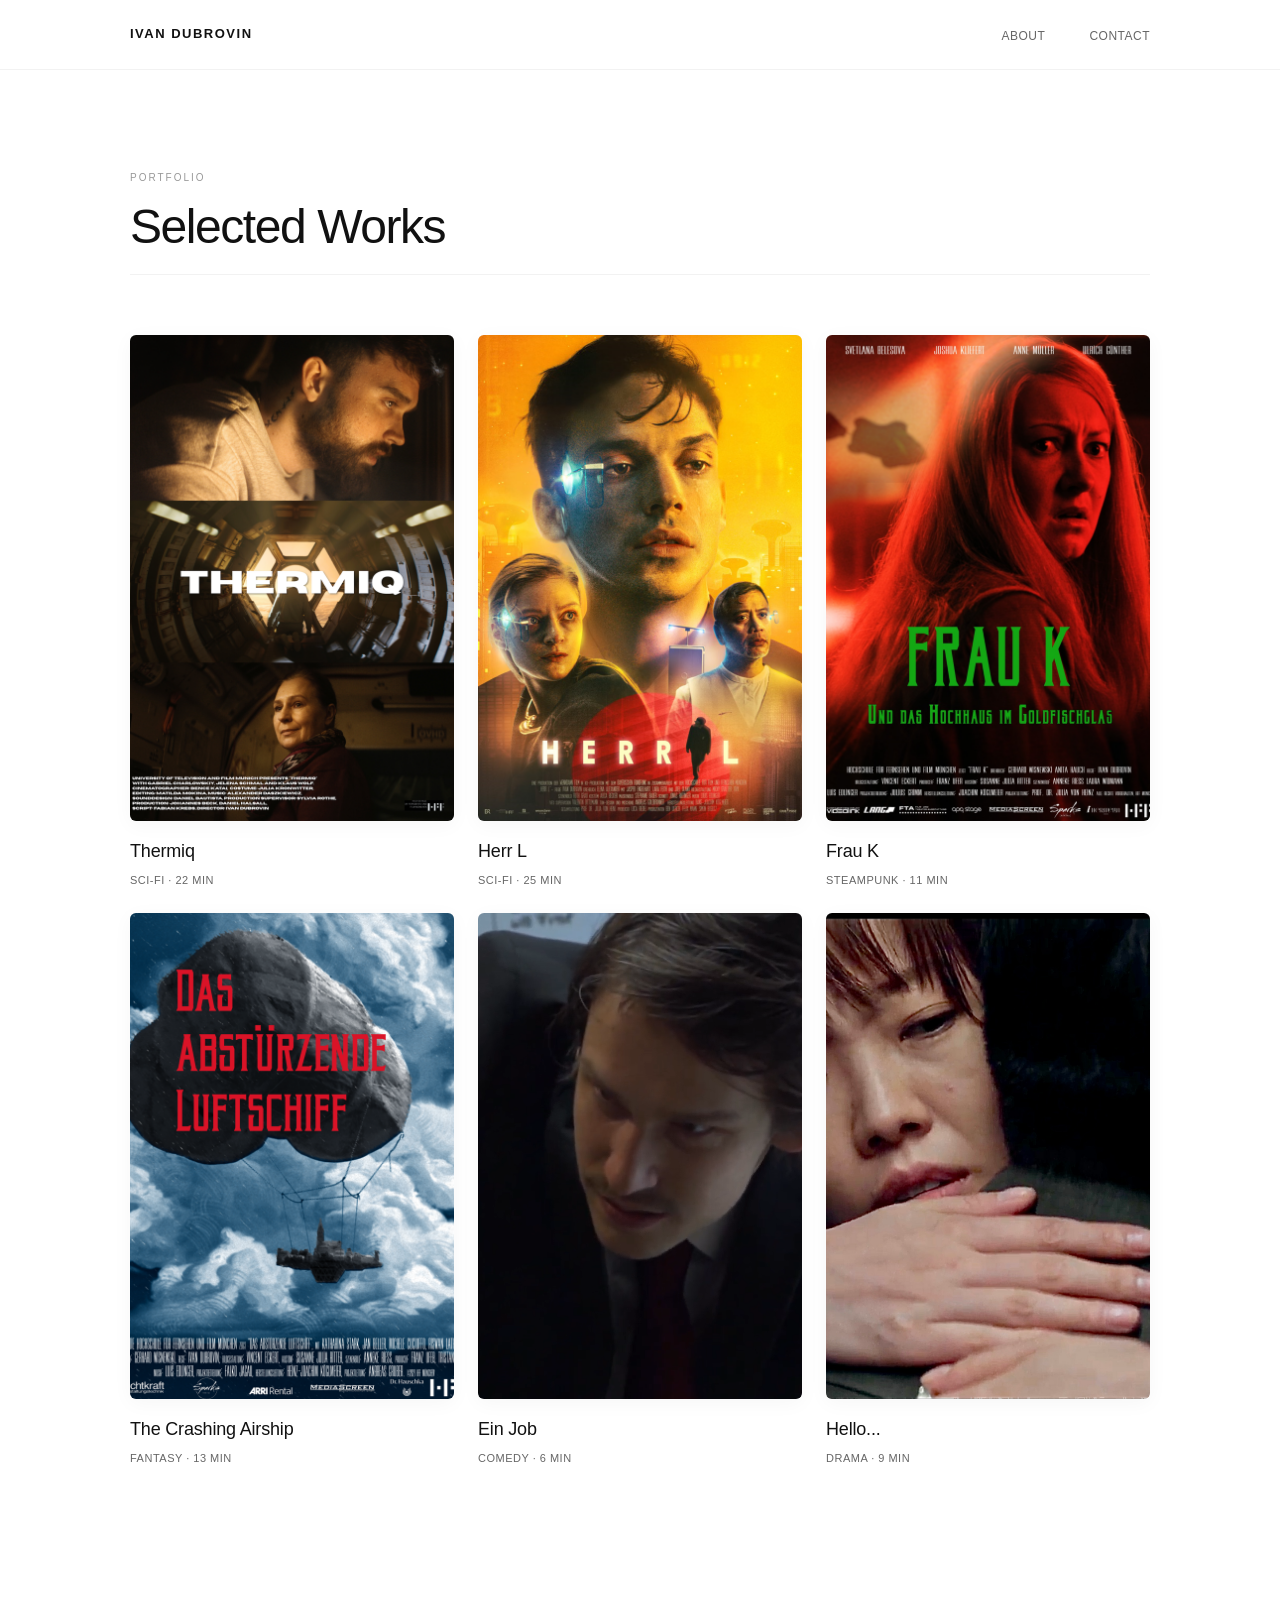
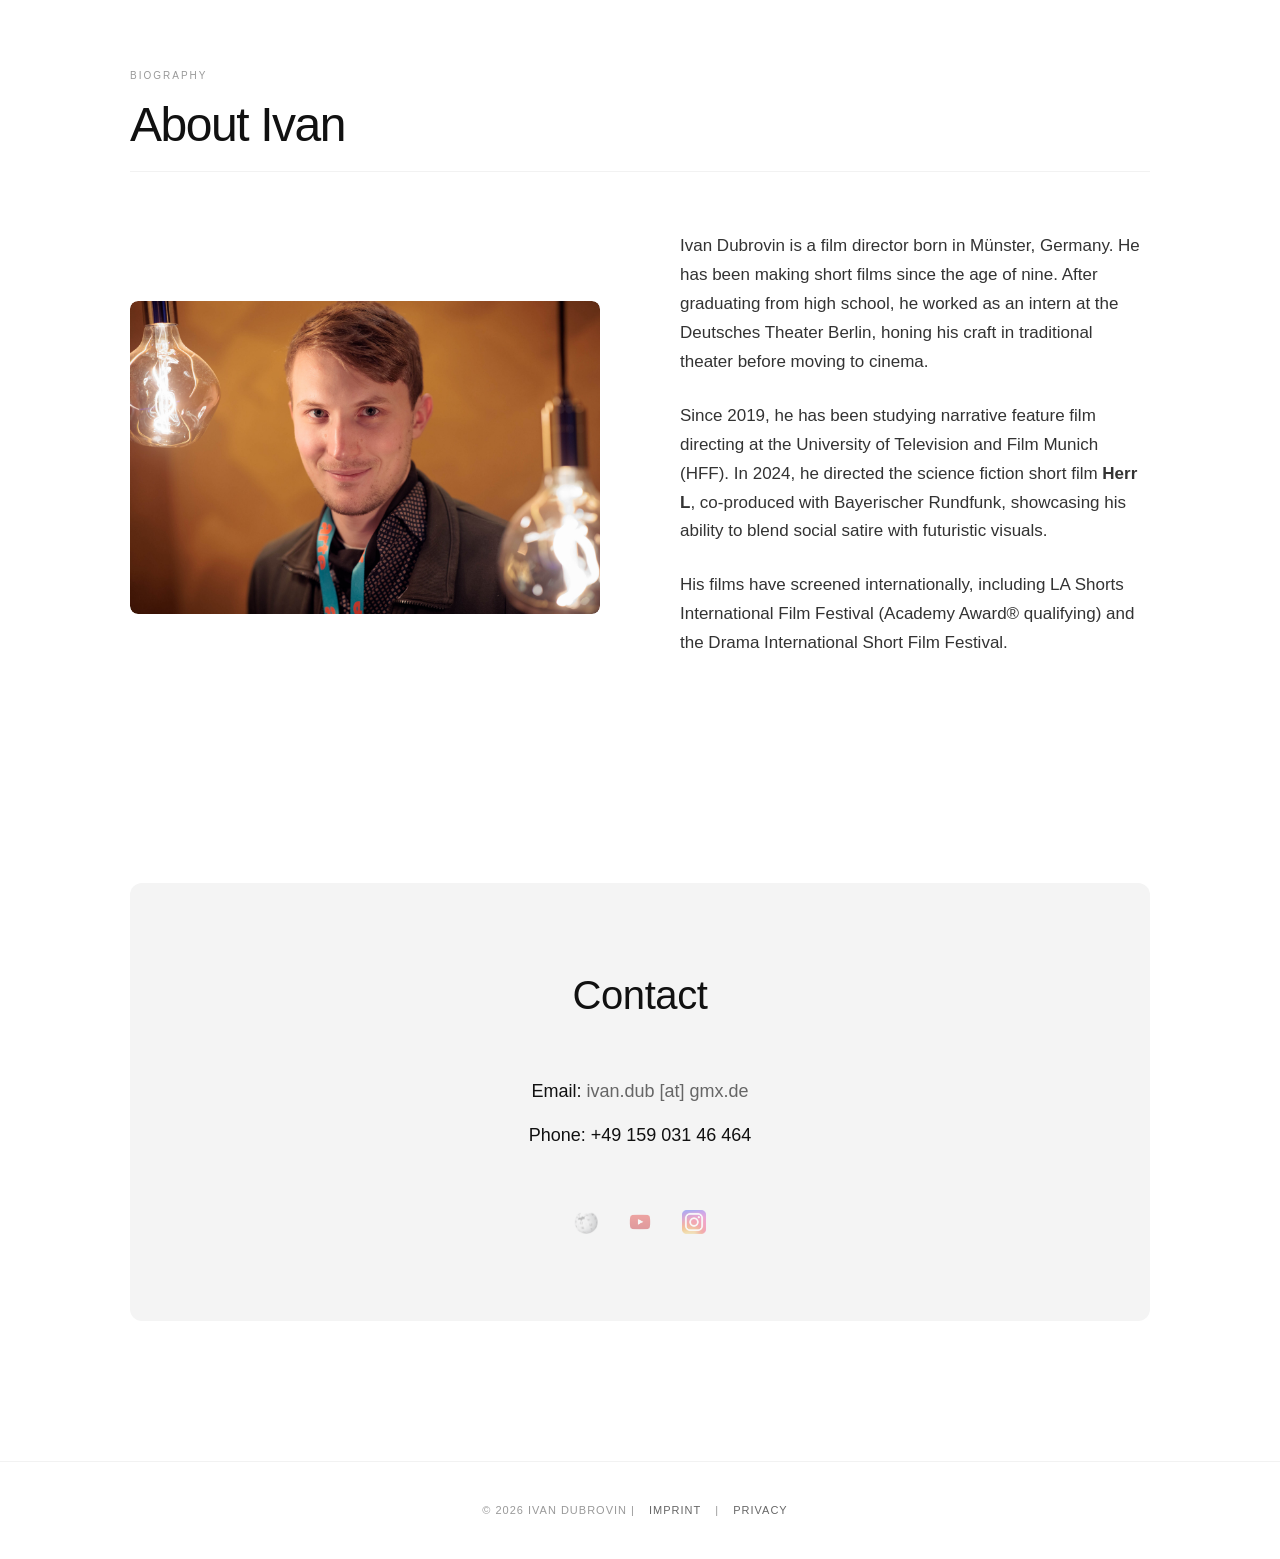
<file: index.html>
<!doctype html>
<html lang="en">
  <head>
    <meta charset="UTF-8" />
    <meta name="viewport" content="width=device-width, initial-scale=1.0" />
    <title>Ivan Dubrovin — Film Director</title>
    <meta name="description" content="Ivan Dubrovin is a film director based in Munich." />
    <link rel="stylesheet" href="style.css" />
  </head>

  <body>
    <header>
      <div class="header-content">
        <div class="logo">Ivan Dubrovin</div>
        <nav>
          <a href="#about">About</a>
          <a href="#contact">Contact</a>
        </nav>
      </div>
    </header>

    <main>
      <!-- WORK SECTION -->
      <section id="work">
        <div class="section-header">
          <span class="section-title">Portfolio</span>
          <h1 class="main-headline">Selected Works</h1>
        </div>
        
        <div class="films-grid">
          <!-- 1. Thermiq -->
          <a href="films/thermiq.html" class="film-card">
            <div class="film-poster-container">
              <img src="assets/poster/thermiqp.jpg" alt="Thermiq Poster" />
              <div class="poster-overlay">
                <span class="view-project-text">View Project</span>
              </div>
            </div>
            <div class="card-info">
              <h3>Thermiq</h3>
              <p>Sci-Fi · 22 min</p>
            </div>
          </a>

          <!-- 2. Herr L -->
          <a href="films/herr-l.html" class="film-card">
            <div class="film-poster-container">
              <img src="assets/poster/herr-lp.jpg" alt="Herr L Poster" />
              <div class="poster-overlay">
                <span class="view-project-text">View Project</span>
              </div>
            </div>
            <div class="card-info">
              <h3>Herr L</h3>
              <p>Sci-Fi · 25 min</p>
            </div>
          </a>

          <!-- 3. Frau K -->
          <a href="films/frau-k.html" class="film-card">
            <div class="film-poster-container">
              <img src="assets/poster/frau-kp.jpg" alt="Frau K Poster" />
              <div class="poster-overlay">
                <span class="view-project-text">View Project</span>
              </div>
            </div>
            <div class="card-info">
              <h3>Frau K</h3>
              <p>Steampunk · 11 min</p>
            </div>
          </a>

          <!-- 4. Luftschiff -->
          <a href="films/luftschiff.html" class="film-card">
            <div class="film-poster-container">
              <img src="assets/poster/luftschiffp2.jpg" alt="Luftschiff Poster" />
              <div class="poster-overlay">
                <span class="view-project-text">View Project</span>
              </div>
            </div>
            <div class="card-info">
              <h3>The Crashing Airship</h3>
              <p>Fantasy · 13 min</p>
            </div>
          </a>

          <!-- 5. Ein Job -->
          <a href="films/ein-job.html" class="film-card">
            <div class="film-poster-container">
              <img src="assets/stills/ein-job.jpg" alt="Ein Job Still" />
              <div class="poster-overlay">
                <span class="view-project-text">View Project</span>
              </div>
            </div>
            <div class="card-info">
              <h3>Ein Job</h3>
              <p>Comedy · 6 min</p>
            </div>
          </a>

          <!-- 6. Hello -->
          <a href="films/hello.html" class="film-card">
            <div class="film-poster-container">
              <img src="assets/stills/hello.jpg" alt="Hello Still" />
              <div class="poster-overlay">
                <span class="view-project-text">View Project</span>
              </div>
            </div>
            <div class="card-info">
              <h3>Hello...</h3>
              <p>Drama · 9 min</p>
            </div>
          </a>
        </div>
      </section>

      <!-- ABOUT SECTION -->
      <section id="about">
        <div class="section-header">
          <span class="section-title">Biography</span>
          <h1 class="main-headline">About Ivan</h1>
        </div>
        <div class="about-container">
          <div class="about-image">
            <a href="awards.html">
              <img src="assets/portraits/ivan.jpg" alt="Portrait of Ivan Dubrovin" />
              <div class="poster-overlay">
                <span class="view-project-text">View Awards</span>
              </div>
            </a>
          </div>

          <div class="about-content bio-text">
            <p>
              Ivan Dubrovin is a film director born in Münster, Germany. He has
              been making short films since the age of nine. After graduating
              from high school, he worked as an intern at the Deutsches Theater
              Berlin, honing his craft in traditional theater before moving to
              cinema.
            </p>
            <p>
              Since 2019, he has been studying narrative feature film directing
              at the University of Television and Film Munich (HFF). In 2024, he
              directed the science fiction short film
              <strong>Herr L</strong>, co-produced with Bayerischer Rundfunk,
              showcasing his ability to blend social satire with futuristic
              visuals.
            </p>
            <p>
              His films have screened internationally, including LA Shorts
              International Film Festival (Academy Award® qualifying) and the
              Drama International Short Film Festival.
            </p>
          </div>
        </div>
      </section>

      <!-- CONTACT SECTION -->
      <section id="contact">
        <div class="contact-wrapper">
          <div class="contact-details">
            <h1>Contact</h1>
            <p>
              Email:
              <span class="email-text">ivan.dub [at] gmx.de</span>
            </p>
            <p>
              Phone:
              <a href="#" onclick="openPhone(); return false;">+49 159 031 46 464</a>
            </p>
          </div>

          <div class="social-icons">
            <a href="https://de.wikipedia.org/wiki/Ivan_Dubrovin" target="_blank">
              <img src="assets/icons/wikipedia.png" alt="Wikipedia" />
            </a>
            <a href="https://www.youtube.com/ivandubrovin2" target="_blank">
              <img src="assets/icons/youtube.png" alt="YouTube" />
            </a>
            <a href="https://www.instagram.com/dubivan1/" target="_blank">
              <img src="assets/icons/instagram.png" alt="Instagram" />
            </a>
          </div>
        </div>
      </section>
    </main>

    <footer>
      <p>
        © 2026 Ivan Dubrovin |
        <a href="impressum.html">Imprint</a> |
        <a href="datenschutz.html">Privacy</a>
      </p>
    </footer>

    <script src="script.js"></script>
  </body>

</html>
</file>
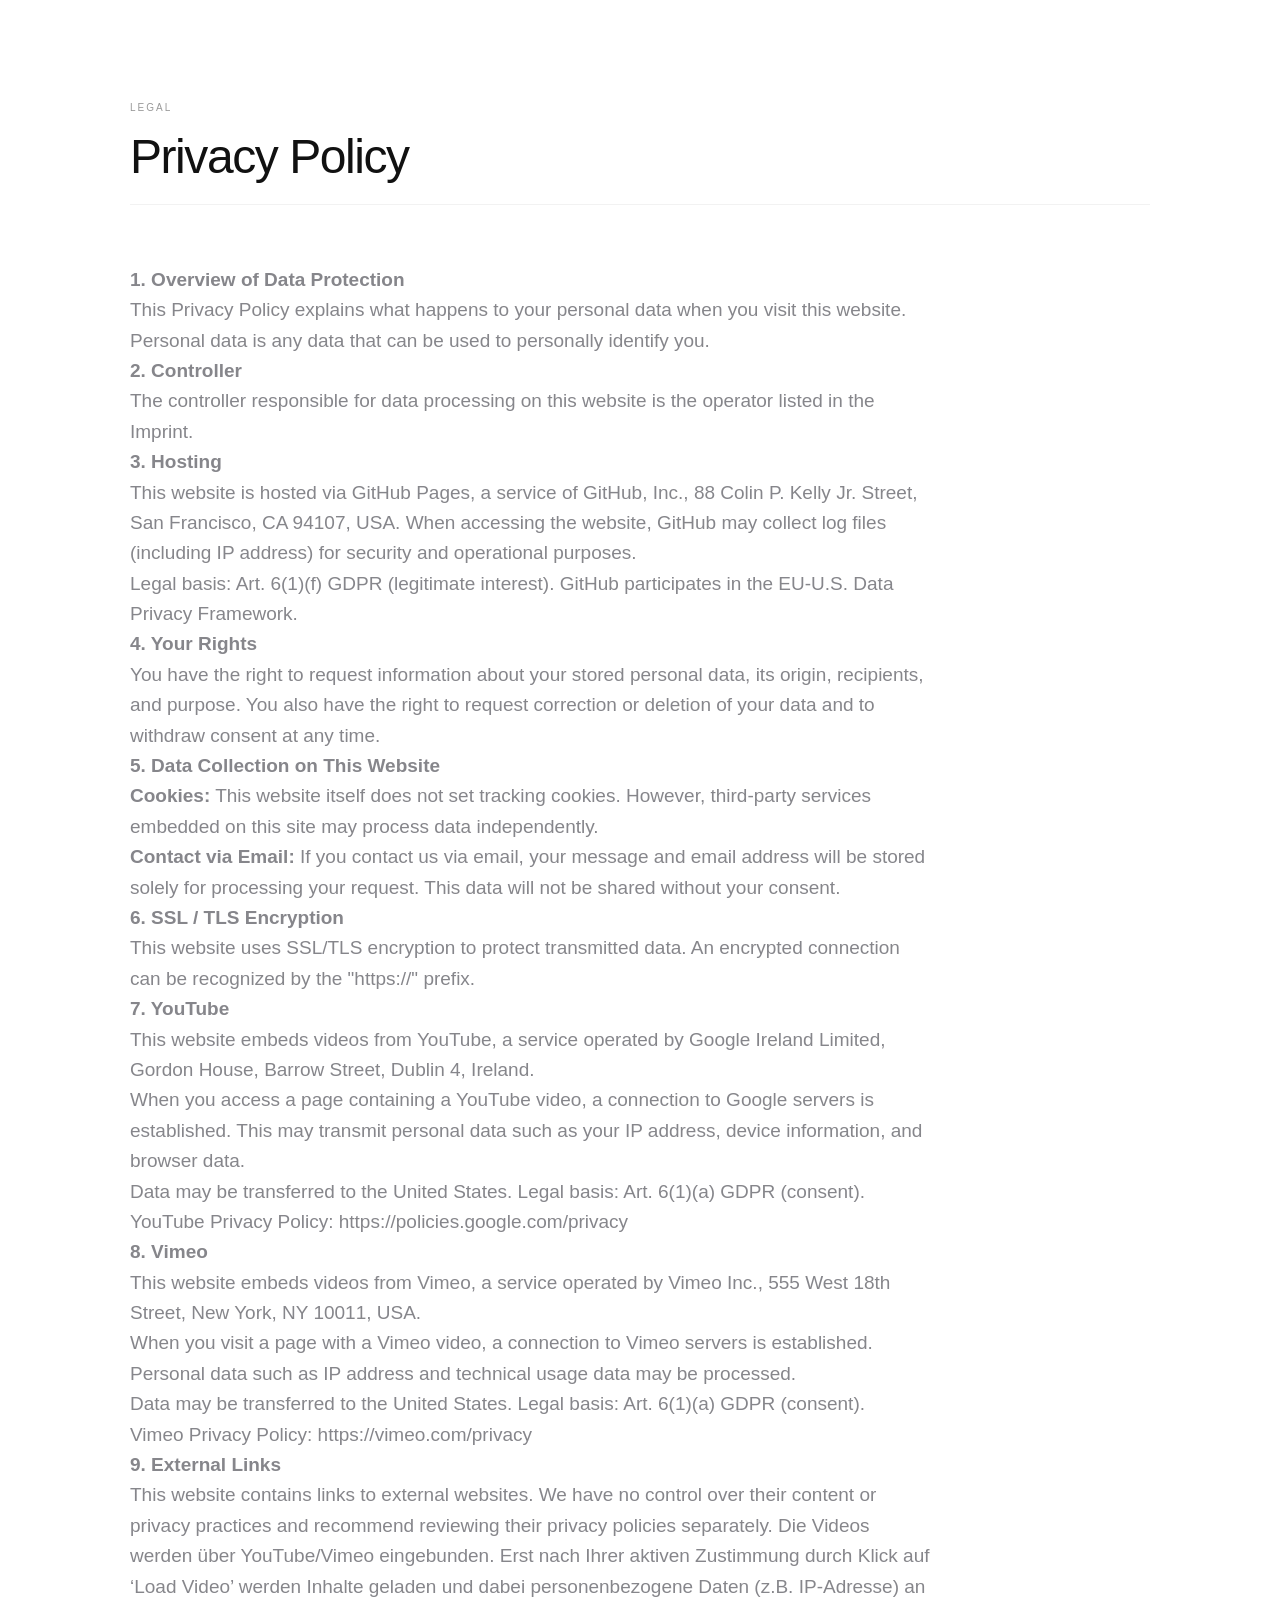
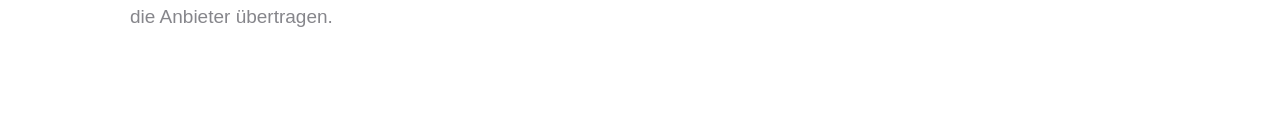
<file: datenschutz.html>
<!doctype html>
<html lang="en">
  <head>
    <meta charset="UTF-8" />
    <meta name="viewport" content="width=device-width, initial-scale=1.0" />
    <title>Privacy Policy</title>
    <link rel="stylesheet" href="style.css" />
  </head>

  <body>
    <section>
      <div class="section-header">
        <span class="section-title">Legal</span>
        <h1 class="main-headline">Privacy Policy</h1>
      </div>

      <div
        style="
          color: #86868b;
          font-size: 19px;
          line-height: 1.6;
          max-width: 800px;
        "
      >
        <p><strong>1. Overview of Data Protection</strong></p>
        <p>
          This Privacy Policy explains what happens to your personal data when
          you visit this website. Personal data is any data that can be used to
          personally identify you.
        </p>

        <p><strong>2. Controller</strong></p>
        <p>
          The controller responsible for data processing on this website is the
          operator listed in the Imprint.
        </p>

        <p><strong>3. Hosting</strong></p>
        <p>
          This website is hosted via GitHub Pages, a service of GitHub, Inc., 88
          Colin P. Kelly Jr. Street, San Francisco, CA 94107, USA. When
          accessing the website, GitHub may collect log files (including IP
          address) for security and operational purposes.
        </p>
        <p>
          Legal basis: Art. 6(1)(f) GDPR (legitimate interest). GitHub
          participates in the EU-U.S. Data Privacy Framework.
        </p>

        <p><strong>4. Your Rights</strong></p>
        <p>
          You have the right to request information about your stored personal
          data, its origin, recipients, and purpose. You also have the right to
          request correction or deletion of your data and to withdraw consent at
          any time.
        </p>

        <p><strong>5. Data Collection on This Website</strong></p>
        <p>
          <strong>Cookies:</strong> This website itself does not set tracking
          cookies. However, third-party services embedded on this site may
          process data independently.
        </p>

        <p>
          <strong>Contact via Email:</strong> If you contact us via email, your
          message and email address will be stored solely for processing your
          request. This data will not be shared without your consent.
        </p>

        <p><strong>6. SSL / TLS Encryption</strong></p>
        <p>
          This website uses SSL/TLS encryption to protect transmitted data. An
          encrypted connection can be recognized by the "https://" prefix.
        </p>

        <!-- YOUTUBE -->
        <p><strong>7. YouTube</strong></p>
        <p>
          This website embeds videos from YouTube, a service operated by Google
          Ireland Limited, Gordon House, Barrow Street, Dublin 4, Ireland.
        </p>
        <p>
          When you access a page containing a YouTube video, a connection to
          Google servers is established. This may transmit personal data such as
          your IP address, device information, and browser data.
        </p>
        <p>
          Data may be transferred to the United States. Legal basis: Art.
          6(1)(a) GDPR (consent).
        </p>
        <p>
          YouTube Privacy Policy:
          <a
            href="https://policies.google.com/privacy"
            target="_blank"
            rel="noopener noreferrer"
          >
            https://policies.google.com/privacy
          </a>
        </p>

        <!-- VIMEO -->
        <p><strong>8. Vimeo</strong></p>
        <p>
          This website embeds videos from Vimeo, a service operated by Vimeo
          Inc., 555 West 18th Street, New York, NY 10011, USA.
        </p>
        <p>
          When you visit a page with a Vimeo video, a connection to Vimeo
          servers is established. Personal data such as IP address and technical
          usage data may be processed.
        </p>
        <p>
          Data may be transferred to the United States. Legal basis: Art.
          6(1)(a) GDPR (consent).
        </p>
        <p>
          Vimeo Privacy Policy:
          <a
            href="https://vimeo.com/privacy"
            target="_blank"
            rel="noopener noreferrer"
          >
            https://vimeo.com/privacy
          </a>
        </p>

        <p><strong>9. External Links</strong></p>
        <p>
          This website contains links to external websites. We have no control
          over their content or privacy practices and recommend reviewing their
          privacy policies separately. Die Videos werden über YouTube/Vimeo
          eingebunden. Erst nach Ihrer aktiven Zustimmung durch Klick auf ‘Load
          Video’ werden Inhalte geladen und dabei personenbezogene Daten (z.B.
          IP-Adresse) an die Anbieter übertragen.
        </p>
      </div>
    </section>
  </body>
</html>
</file>
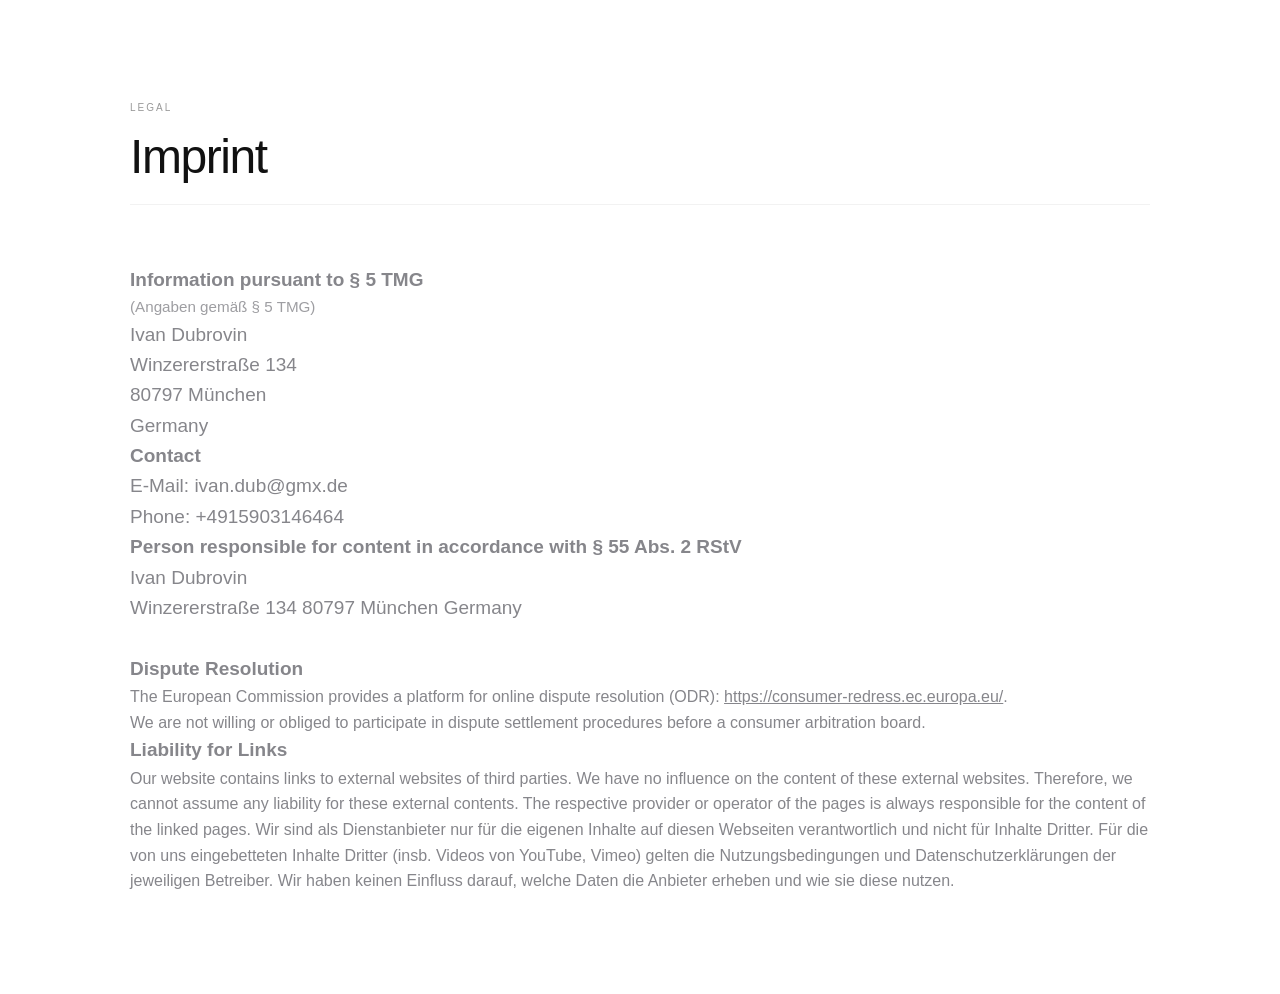
<file: impressum.html>
<html lang="en">
  <head>
    <meta charset="UTF-8" />
    <title>Imprint</title>
    <link rel="stylesheet" href="style.css" />
  </head>
  <body>
    <section>
      <div class="section-header">
        <span class="section-title">Legal</span>
        <h1 class="main-headline">Imprint</h1>
      </div>

      <div style="color: #86868b; font-size: 19px; line-height: 1.6">
        <p>
          <strong>Information pursuant to &sect; 5 TMG</strong><br />
          <span style="font-size: 0.8em; opacity: 0.8"
            >(Angaben gem&auml;&szlig; &sect; 5 TMG)</span
          >
        </p>

        <p>
          Ivan Dubrovin<br />
          Winzererstraße 134<br />
          80797 München<br />
          Germany
        </p>

        <p><strong>Contact</strong></p>
        <p>
          E-Mail: ivan.dub@gmx.de<br />
          Phone: +4915903146464
        </p>

        <p>
          <strong
            >Person responsible for content in accordance with &sect; 55 Abs. 2
            RStV</strong
          >
        </p>
        <p>
          Ivan Dubrovin<br />
          Winzererstraße 134 80797 München Germany
        </p>

        <br />

        <p><strong>Dispute Resolution</strong></p>
        <p style="font-size: 16px">
          The European Commission provides a platform for online dispute
          resolution (ODR):
          <a
            href="https://consumer-redress.ec.europa.eu/"
            target="_blank"
            rel="noopener noreferrer"
            style="color: #86868b; text-decoration: underline"
            >https://consumer-redress.ec.europa.eu/</a
          >.<br />
          We are not willing or obliged to participate in dispute settlement
          procedures before a consumer arbitration board.
        </p>

        <p><strong>Liability for Links</strong></p>
        <p style="font-size: 16px">
          Our website contains links to external websites of third parties. We
          have no influence on the content of these external websites.
          Therefore, we cannot assume any liability for these external contents.
          The respective provider or operator of the pages is always responsible
          for the content of the linked pages.

          Wir sind als Dienstanbieter nur für die eigenen Inhalte auf diesen Webseiten 
          verantwortlich und nicht für Inhalte Dritter. Für die von uns eingebetteten Inhalte Dritter 
          (insb. Videos von YouTube, Vimeo) gelten die Nutzungsbedingungen und 
          Datenschutzerklärungen der jeweiligen Betreiber. 
          Wir haben keinen Einfluss darauf, welche Daten die Anbieter erheben und wie sie diese nutzen.
        </p>
      </div>
    </section>
  </body>
</html>
</file>
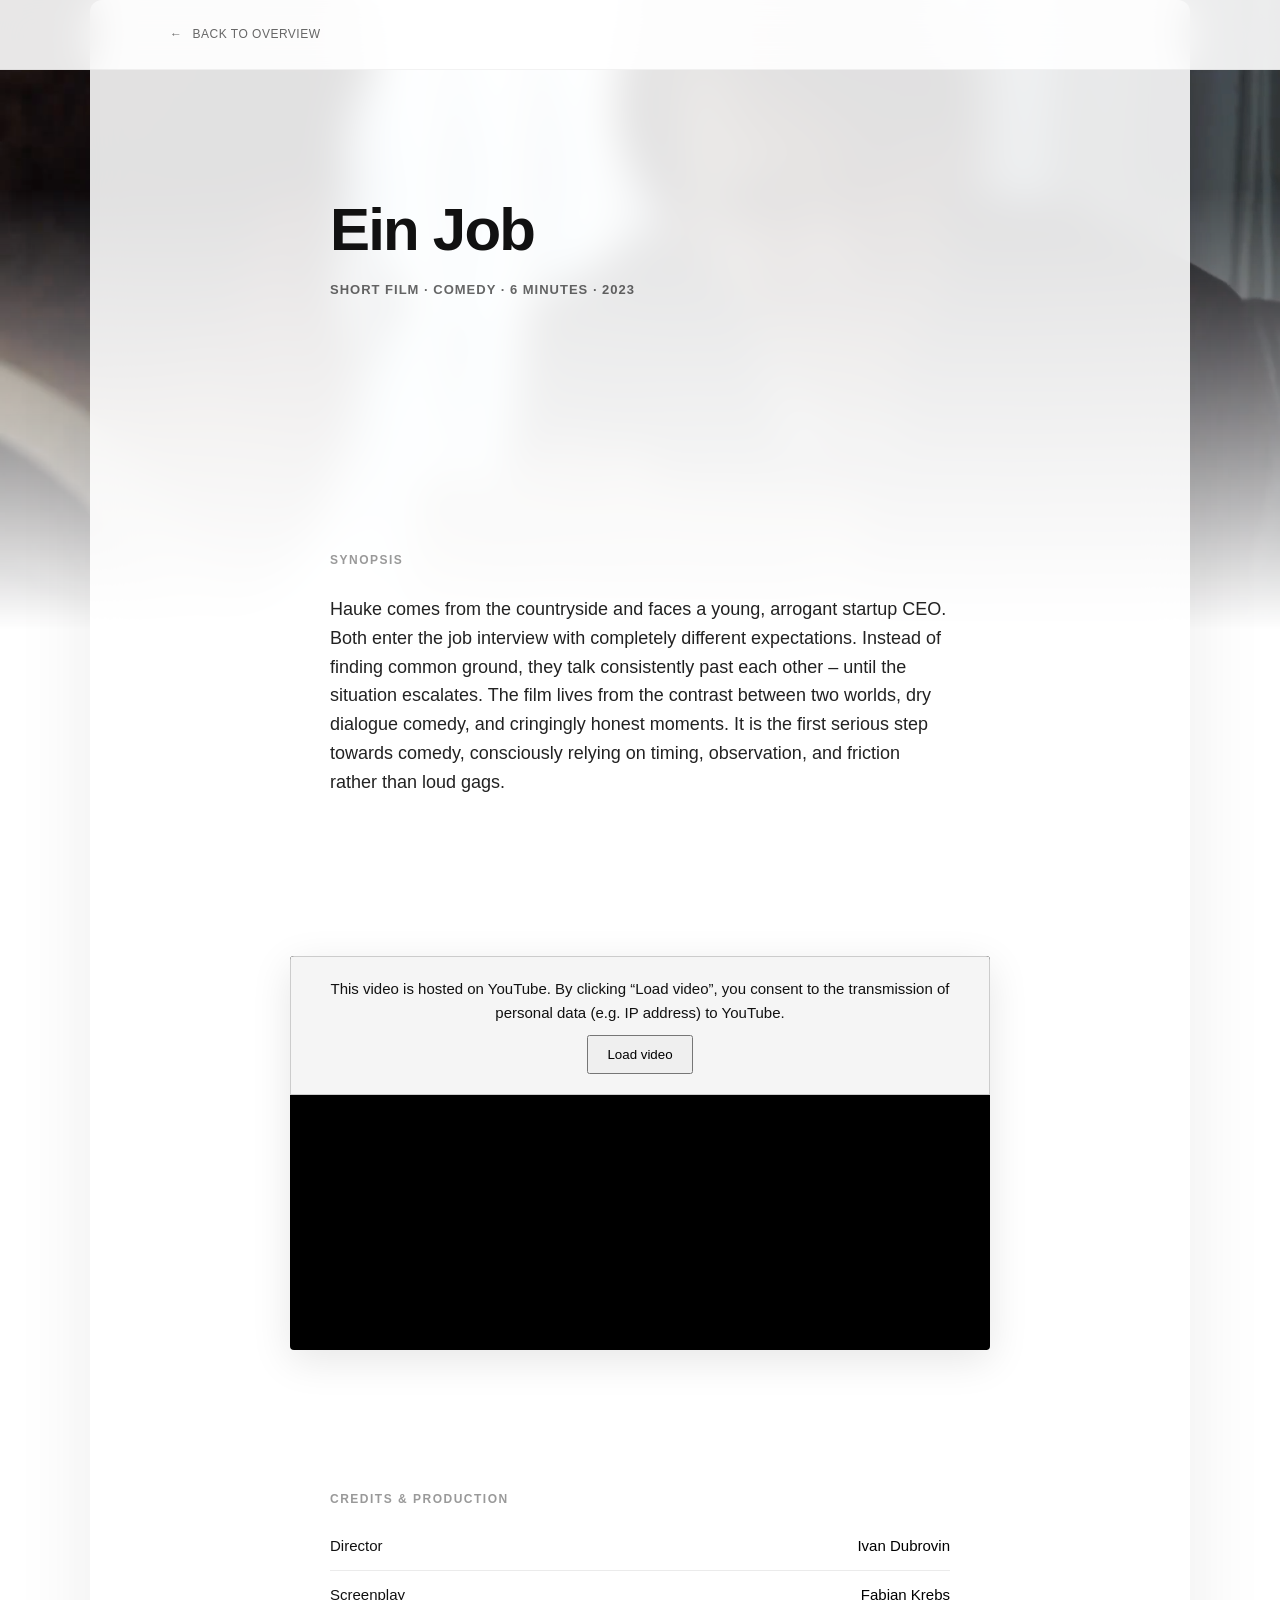
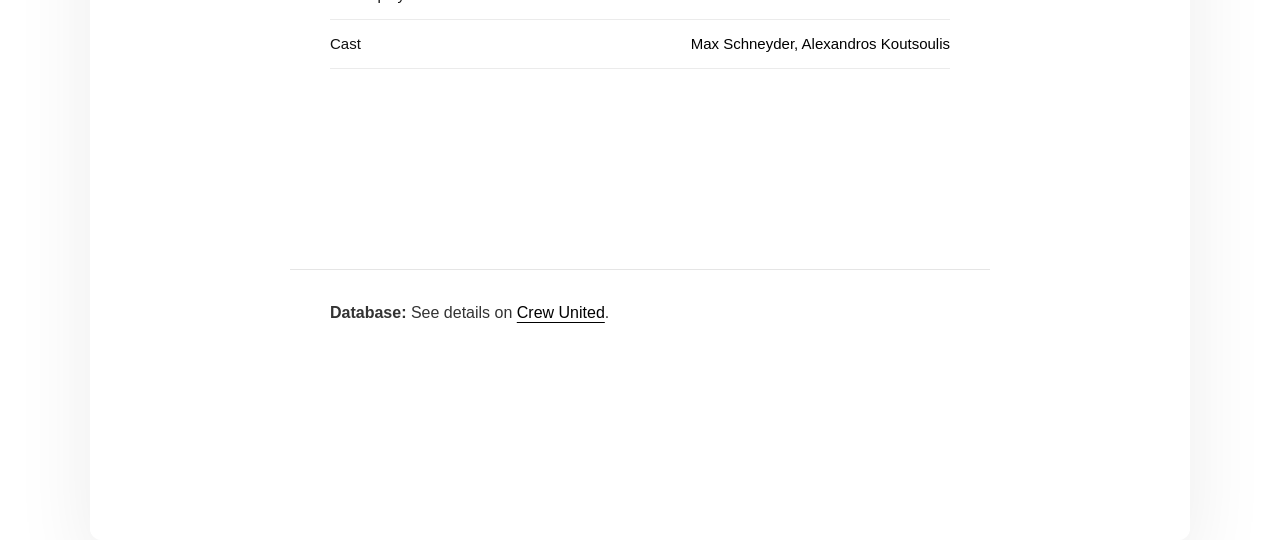
<file: films/ein-job.html>
<!doctype html>
<html lang="en">
  <head>
    <meta charset="UTF-8" />
    <title>Ein Job – Short Film by Ivan Dubrovin</title>
    <meta
      name="description"
      content="A satirical comedy short film about a job interview where two worlds collide."
    />
    <meta name="viewport" content="width=device-width, initial-scale=1.0" />
    <link rel="stylesheet" href="../style.css" />
  </head>
  <body>
    <header class="film-header">
      <div class="header-content">
        <nav class="back-nav">
          <a href="../index.html" class="back-link">
            <span class="arrow">←</span>
            <span>Back to Overview</span>
          </a>
        </nav>
      </div>
    </header>

    <main class="film-page ein-job-page">
      <div class="film-content-wrapper">
        <div class="film-column-text">
          <section class="film-intro">
            <h1>Ein Job</h1>
            <p class="film-meta">Short Film · Comedy · 6 Minutes · 2023</p>
          </section>

          <section class="film-synopsis">
            <h2>Synopsis</h2>
            <p>
              Hauke comes from the countryside and faces a young, arrogant
              startup CEO. Both enter the job interview with completely
              different expectations. Instead of finding common ground, they
              talk consistently past each other – until the situation escalates.
              The film lives from the contrast between two worlds, dry dialogue
              comedy, and cringingly honest moments. It is the first serious
              step towards comedy, consciously relying on timing, observation,
              and friction rather than loud gags.
            </p>
          </section>

          <!-- YOUTUBE VIDEO -->
          <span class="video-title">Watch Film</span>
<div class="video-wrapper">
  <div class="video-consent">
    <p>
      This video is hosted on YouTube. By clicking “Load video”, you consent to
      the transmission of personal data (e.g. IP address) to YouTube.
    </p>
    <button
      class="video-consent-button"
      data-src="https://www.youtube-nocookie.com/embed/mZmzfJt2WfU"
      onclick="loadVideo(this)">
      Load video
    </button>
  </div>
</div>


          <section class="film-credits">
            <h2>Credits & Production</h2>
            <ul class="credits-list">
              <li><span>Director</span> <strong>Ivan Dubrovin</strong></li>
              <li><span>Screenplay</span> <strong>Fabian Krebs</strong></li>
              <li>
                <span>Cast</span>
                <strong>Max Schneyder, Alexandros Koutsoulis</strong>
              </li>
            </ul>
          </section>

          <section class="film-access">
            <p>
              <strong>Database:</strong> See details on
              <a
                href="https://www.crew-united.com/de/film/ein-job_100082"
                target="_blank"
                >Crew United</a
              >.
            </p>
          </section>
        </div>
      </div>
    </main>
    <script>
function loadVideo(button) {
  const iframe = document.createElement("iframe");
  iframe.src = button.dataset.src;
  iframe.width = "560";
  iframe.height = "315";
  iframe.frameBorder = "0";
  iframe.allow =
    "accelerometer; autoplay; clipboard-write; encrypted-media; gyroscope; picture-in-picture; web-share";
  iframe.allowFullscreen = true;
  iframe.loading = "lazy";

  button.parentElement.replaceWith(iframe);
}
</script>

  </body>
</html>
</file>
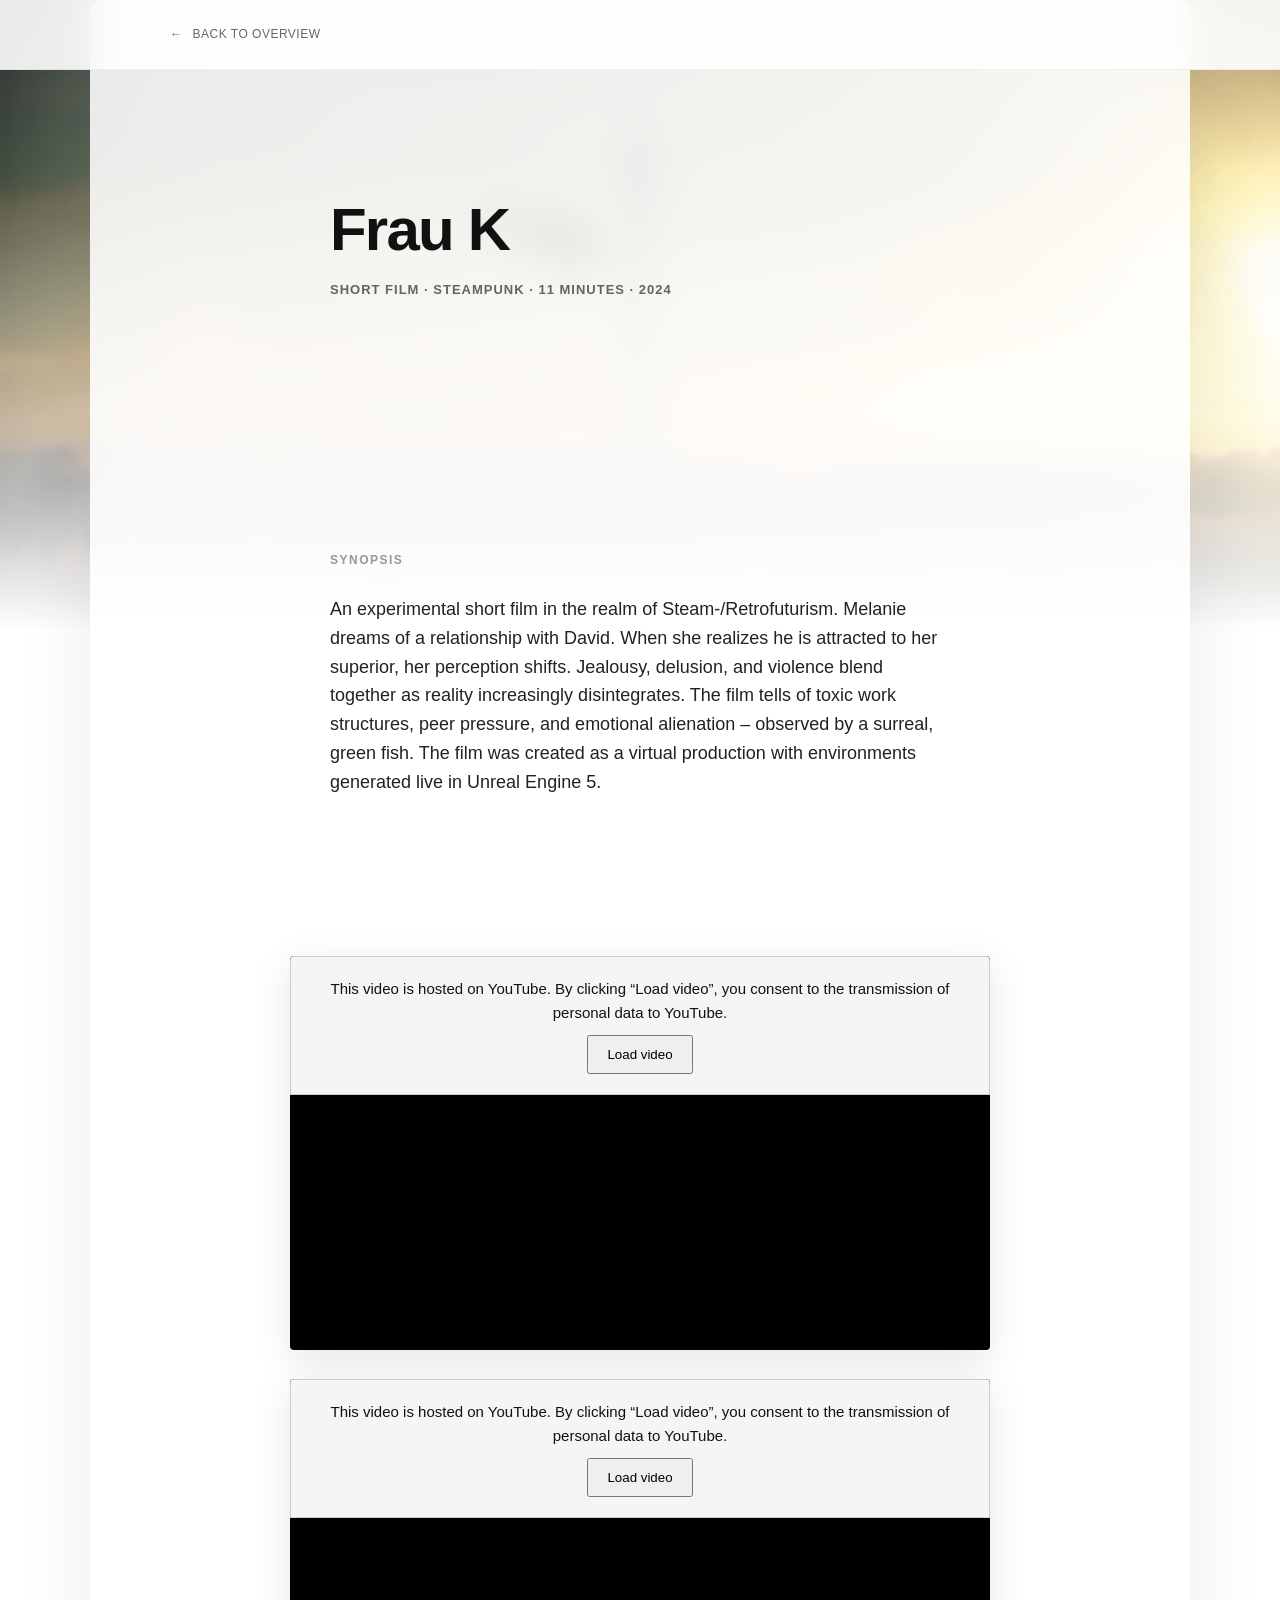
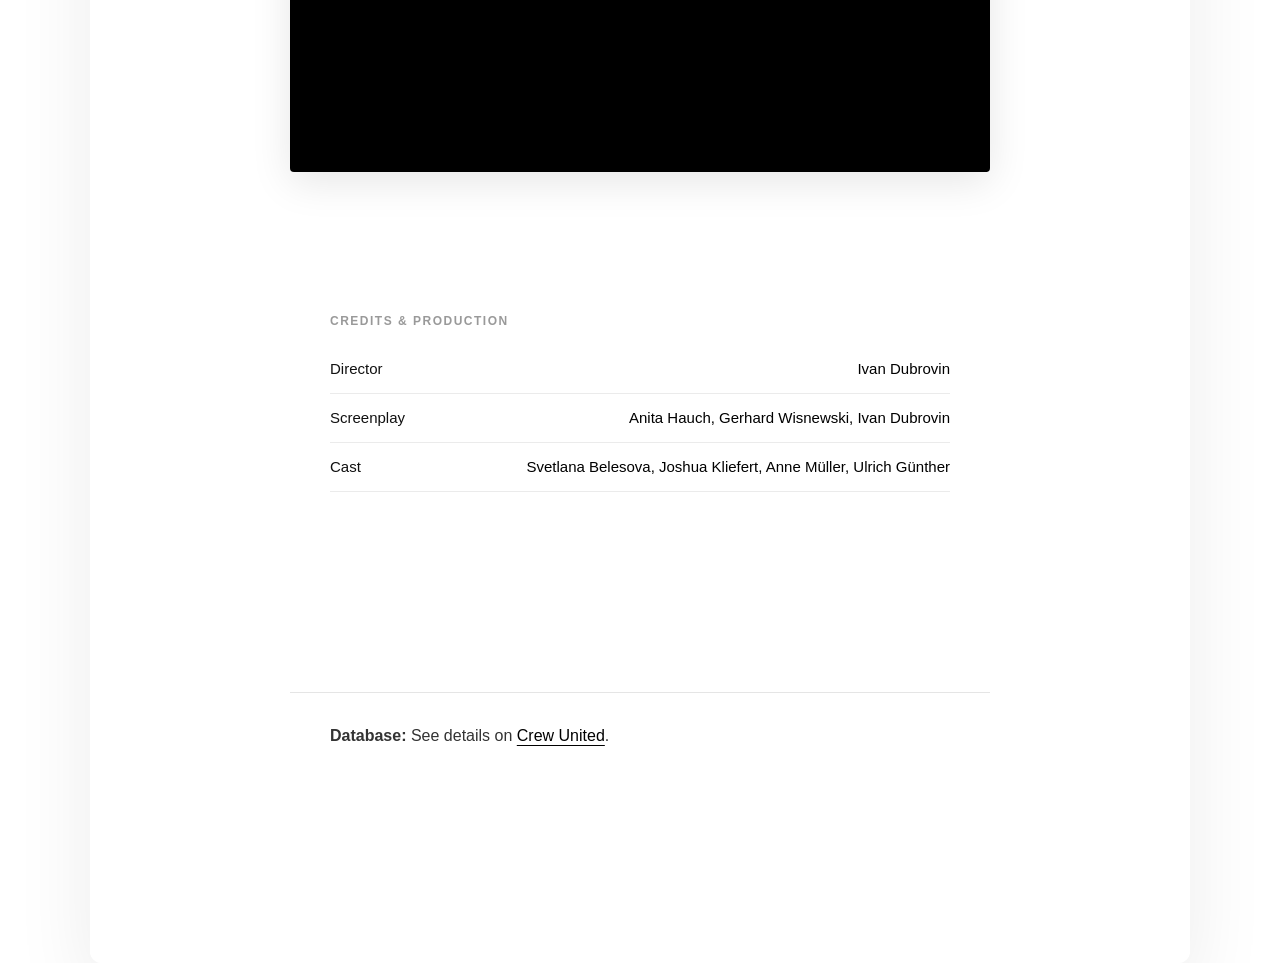
<file: films/frau-k.html>
<!doctype html>
<html lang="en">
  <head>
    <meta charset="UTF-8" />
    <title>Frau K – Short Film by Ivan Dubrovin</title>
    <meta
      name="description"
      content="An experimental steampunk short film about jealousy and toxic work structures."
    />
    <meta name="viewport" content="width=device-width, initial-scale=1.0" />
    <link rel="stylesheet" href="../style.css" />
  </head>
  <body>
    <header class="film-header">
      <div class="header-content">
        <nav class="back-nav">
          <a href="../index.html" class="back-link">
            <span class="arrow">←</span>
            <span>Back to Overview</span>
          </a>
        </nav>
      </div>
    </header>

    <main class="film-page frau-k-page">
      <div class="film-content-wrapper">
        <div class="film-column-text">
          <section class="film-intro">
            <h1>Frau K</h1>
            <p class="film-meta">Short Film · Steampunk · 11 Minutes · 2024</p>
          </section>

          <section class="film-synopsis">
            <h2>Synopsis</h2>
            <p>
              An experimental short film in the realm of Steam-/Retrofuturism.
              Melanie dreams of a relationship with David. When she realizes he
              is attracted to her superior, her perception shifts. Jealousy,
              delusion, and violence blend together as reality increasingly
              disintegrates. The film tells of toxic work structures, peer
              pressure, and emotional alienation – observed by a surreal, green
              fish. The film was created as a virtual production with
              environments generated live in Unreal Engine 5.
            </p>
          </section>

          <!-- YOUTUBE VIDEO -->
          <span class="video-title">Watch Film</span>
<div class="video-wrapper">
  <div class="video-consent">
    <p>
      This video is hosted on YouTube. By clicking “Load video”, you consent to
      the transmission of personal data to YouTube.
    </p>
    <button
      class="video-consent-button"
      data-src="https://www.youtube-nocookie.com/embed/0cQeH4gmxQ8"
      onclick="loadVideo(this)">
      Load video
    </button>
  </div>
</div>


          <!-- MAKING OF VIDEO -->
          <span class="video-title">Making Of</span>
<div class="video-wrapper">
  <div class="video-consent">
    <p>
      This video is hosted on YouTube. By clicking “Load video”, you consent to
      the transmission of personal data to YouTube.
    </p>
    <button
      class="video-consent-button"
      data-src="https://www.youtube-nocookie.com/embed/eRhjiukMI3I"
      onclick="loadVideo(this)">
      Load video
    </button>
  </div>
</div>


          <section class="film-credits">
            <h2>Credits & Production</h2>
            <ul class="credits-list">
              <li><span>Director</span> <strong>Ivan Dubrovin</strong></li>
              <li>
                <span>Screenplay</span>
                <strong>Anita Hauch, Gerhard Wisnewski, Ivan Dubrovin</strong>
              </li>
              <li>
                <span>Cast</span>
                <strong
                  >Svetlana Belesova, Joshua Kliefert, Anne Müller, Ulrich
                  Günther</strong
                >
              </li>
            </ul>
          </section>

          <section class="film-access">
            <p>
              <strong>Database:</strong> See details on
              <a
                href="https://www.crew-united.com/de/film/frau-k_100081"
                target="_blank"
                >Crew United</a
              >.
            </p>
          </section>
        </div>
      </div>
    </main>
    <script>
      function loadVideo(button) {
        const iframe = document.createElement("iframe");
        iframe.src = button.dataset.src;
        iframe.width = "100%";
        iframe.height = "100%";
        iframe.frameBorder = "0";
        iframe.allow =
          "autoplay; fullscreen; picture-in-picture; accelerometer; clipboard-write; encrypted-media; gyroscope";
        iframe.allowFullscreen = true;
        iframe.loading = "lazy";

        button.parentElement.replaceWith(iframe);
      }
    </script>
  </body>
</html>
</file>
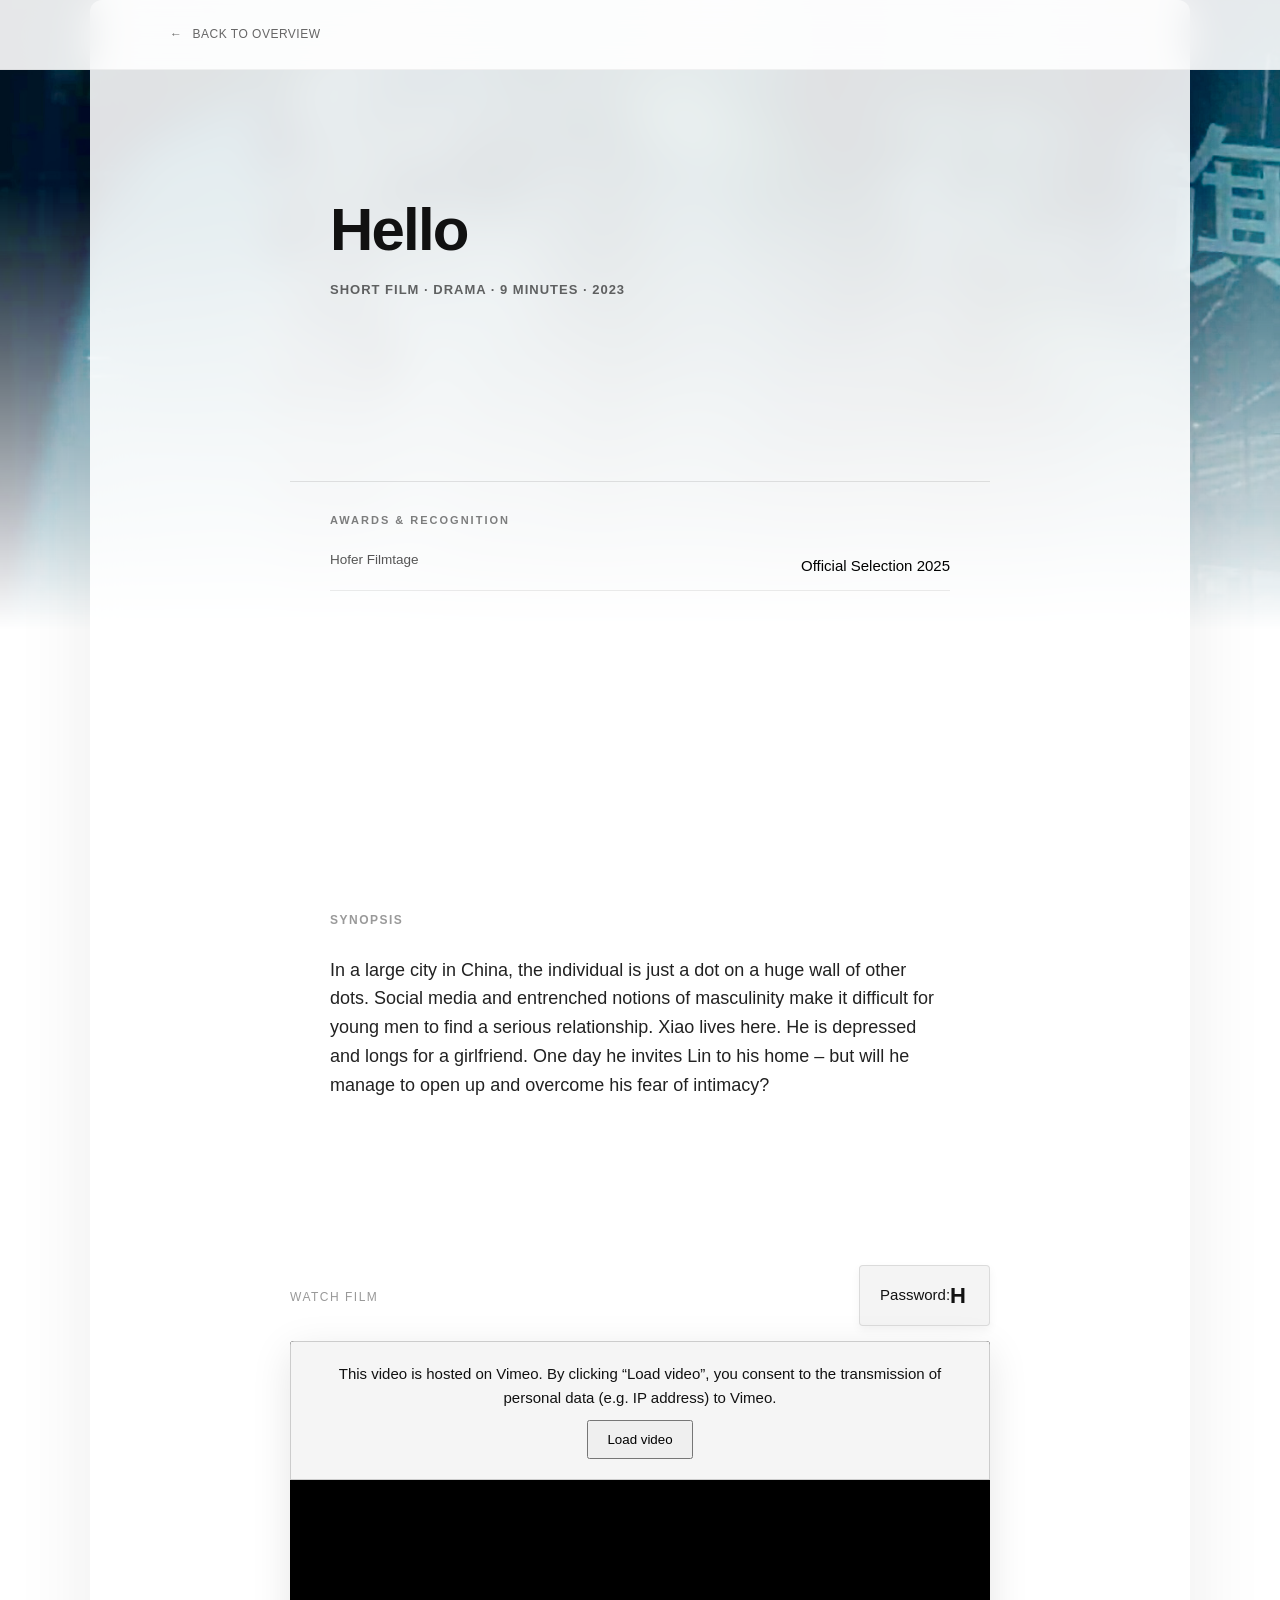
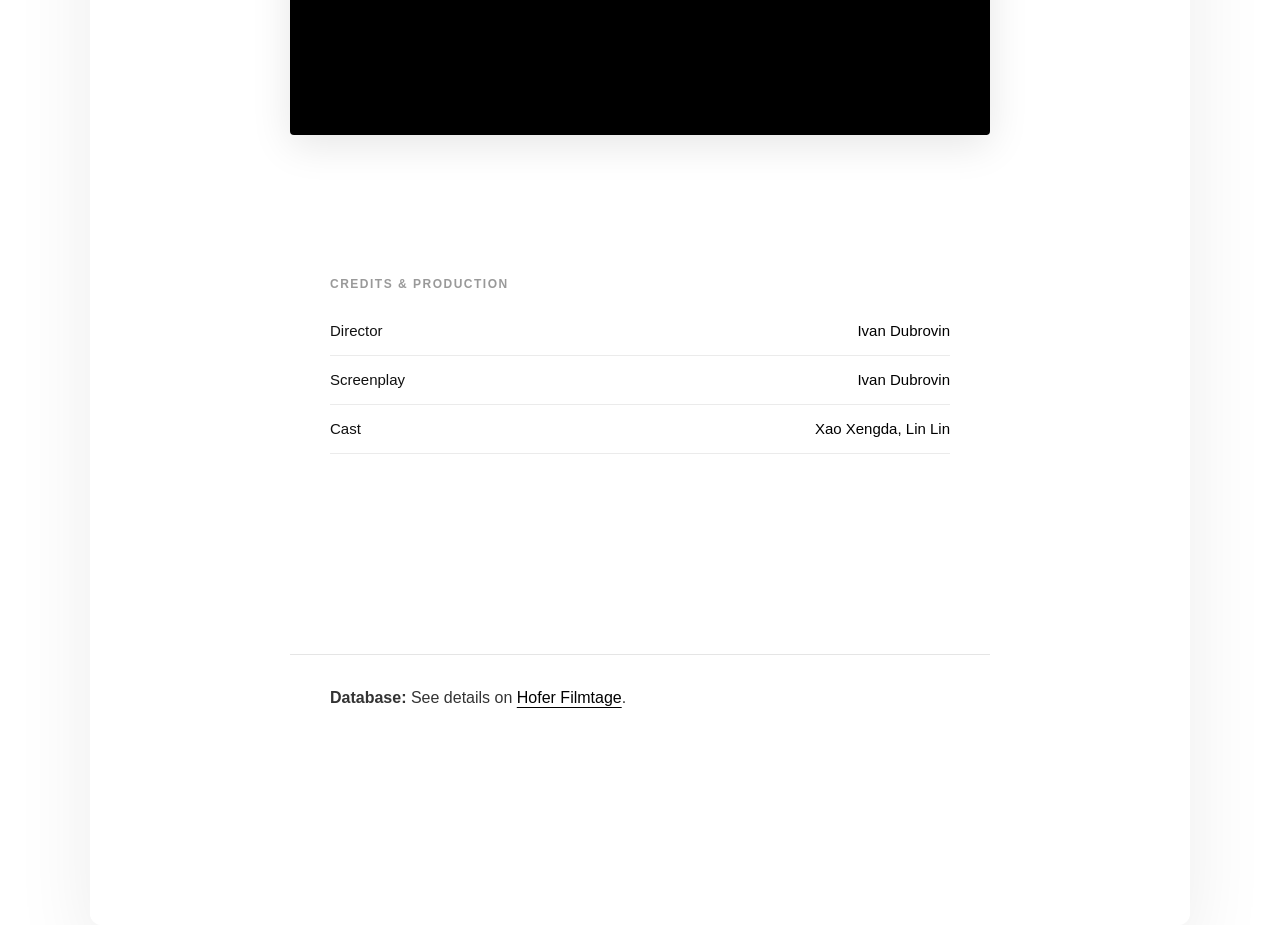
<file: films/hello.html>
<!doctype html>
<html lang="en">
  <head>
    <meta charset="UTF-8" />
    <title>Hello – Short Film by Ivan Dubrovin</title>
    <meta
      name="description"
      content="A drama about loneliness and the difficulty of connection in modern China."
    />
    <meta name="viewport" content="width=device-width, initial-scale=1.0" />
    <link rel="stylesheet" href="../style.css" />
  </head>
  <body>
    <header class="film-header">
      <div class="header-content">
        <nav class="back-nav">
          <a href="../index.html" class="back-link">
            <span class="arrow">←</span>
            <span>Back to Overview</span>
          </a>
        </nav>
      </div>
    </header>

    <main class="film-page hello-page">
      <div class="film-content-wrapper">
        <div class="film-column-text">
          <section class="film-intro">
            <h1>Hello</h1>
            <p class="film-meta">Short Film · Drama · 9 Minutes · 2023</p>
          </section>

          <!-- AWARDS: SELECTED BADGE ENTFERNT -->
          <section class="film-credits film-intro-awards">
            <h2>Awards & Recognition</h2>
            <ul class="credits-list">
              <li>
                <span style="display: block; font-size: 0.9em; color: #555"
                  >Hofer Filmtage</span
                >
                <div
                  style="
                    display: flex;
                    justify-content: space-between;
                    align-items: center;
                    margin-top: 5px;
                  "
                >
                  <strong>Official Selection 2025</strong>
                </div>
              </li>
            </ul>
          </section>

          <section class="film-synopsis">
            <h2>Synopsis</h2>
            <p>
              In a large city in China, the individual is just a dot on a huge
              wall of other dots. Social media and entrenched notions of
              masculinity make it difficult for young men to find a serious
              relationship. Xiao lives here. He is depressed and longs for a
              girlfriend. One day he invites Lin to his home – but will he
              manage to open up and overcome his fear of intimacy?
            </p>
          </section>

          <!-- VIMEO SECTION: CLEANER EMBED -->
          <div
            style="
              display: flex;
              align-items: center;
              justify-content: space-between;
              flex-wrap: wrap;
              gap: 10px;
            "
          >
            <span class="video-title" style="margin-bottom: 15px"
              >Watch Film</span
            >

            <div class="password-display" style="margin-bottom: 15px">
              <span>Password:</span>
              <strong
                style="font-size: 22px; letter-spacing: 3px; font-weight: 700"
                >H</strong
              >
            </div>
          </div>

<div class="video-wrapper">
  <div class="video-consent">
    <p>
      This video is hosted on Vimeo. By clicking “Load video”, you consent to the
      transmission of personal data (e.g. IP address) to Vimeo.
    </p>
    <button
      class="video-consent-button"
      data-src="https://player.vimeo.com/video/953173844?dnt=1"
      onclick="loadVideo(this)">
      Load video
    </button>
  </div>
</div>


          <section class="film-credits">
            <h2>Credits & Production</h2>
            <ul class="credits-list">
              <li><span>Director</span> <strong>Ivan Dubrovin</strong></li>
              <li><span>Screenplay</span> <strong>Ivan Dubrovin</strong></li>
              <li><span>Cast</span> <strong>Xao Xengda, Lin Lin</strong></li>
            </ul>
          </section>

          <section class="film-access">
            <p>
              <strong>Database:</strong> See details on
              <a
                href="https://www.hofer-filmtage.com/de/2025/filme/hello"
                target="_blank"
                >Hofer Filmtage</a
              >.
            </p>
          </section>
        </div>
      </div>
    </main>
    <script>
      function loadVideo(button) {
        const iframe = document.createElement("iframe");
        iframe.src = button.dataset.src;
        iframe.width = "100%";
        iframe.height = "100%";
        iframe.frameBorder = "0";
        iframe.allow =
          "autoplay; fullscreen; picture-in-picture; accelerometer; clipboard-write; encrypted-media; gyroscope";
        iframe.allowFullscreen = true;
        iframe.loading = "lazy";

        button.parentElement.replaceWith(iframe);
      }
    </script>
  </body>
</html>
</file>
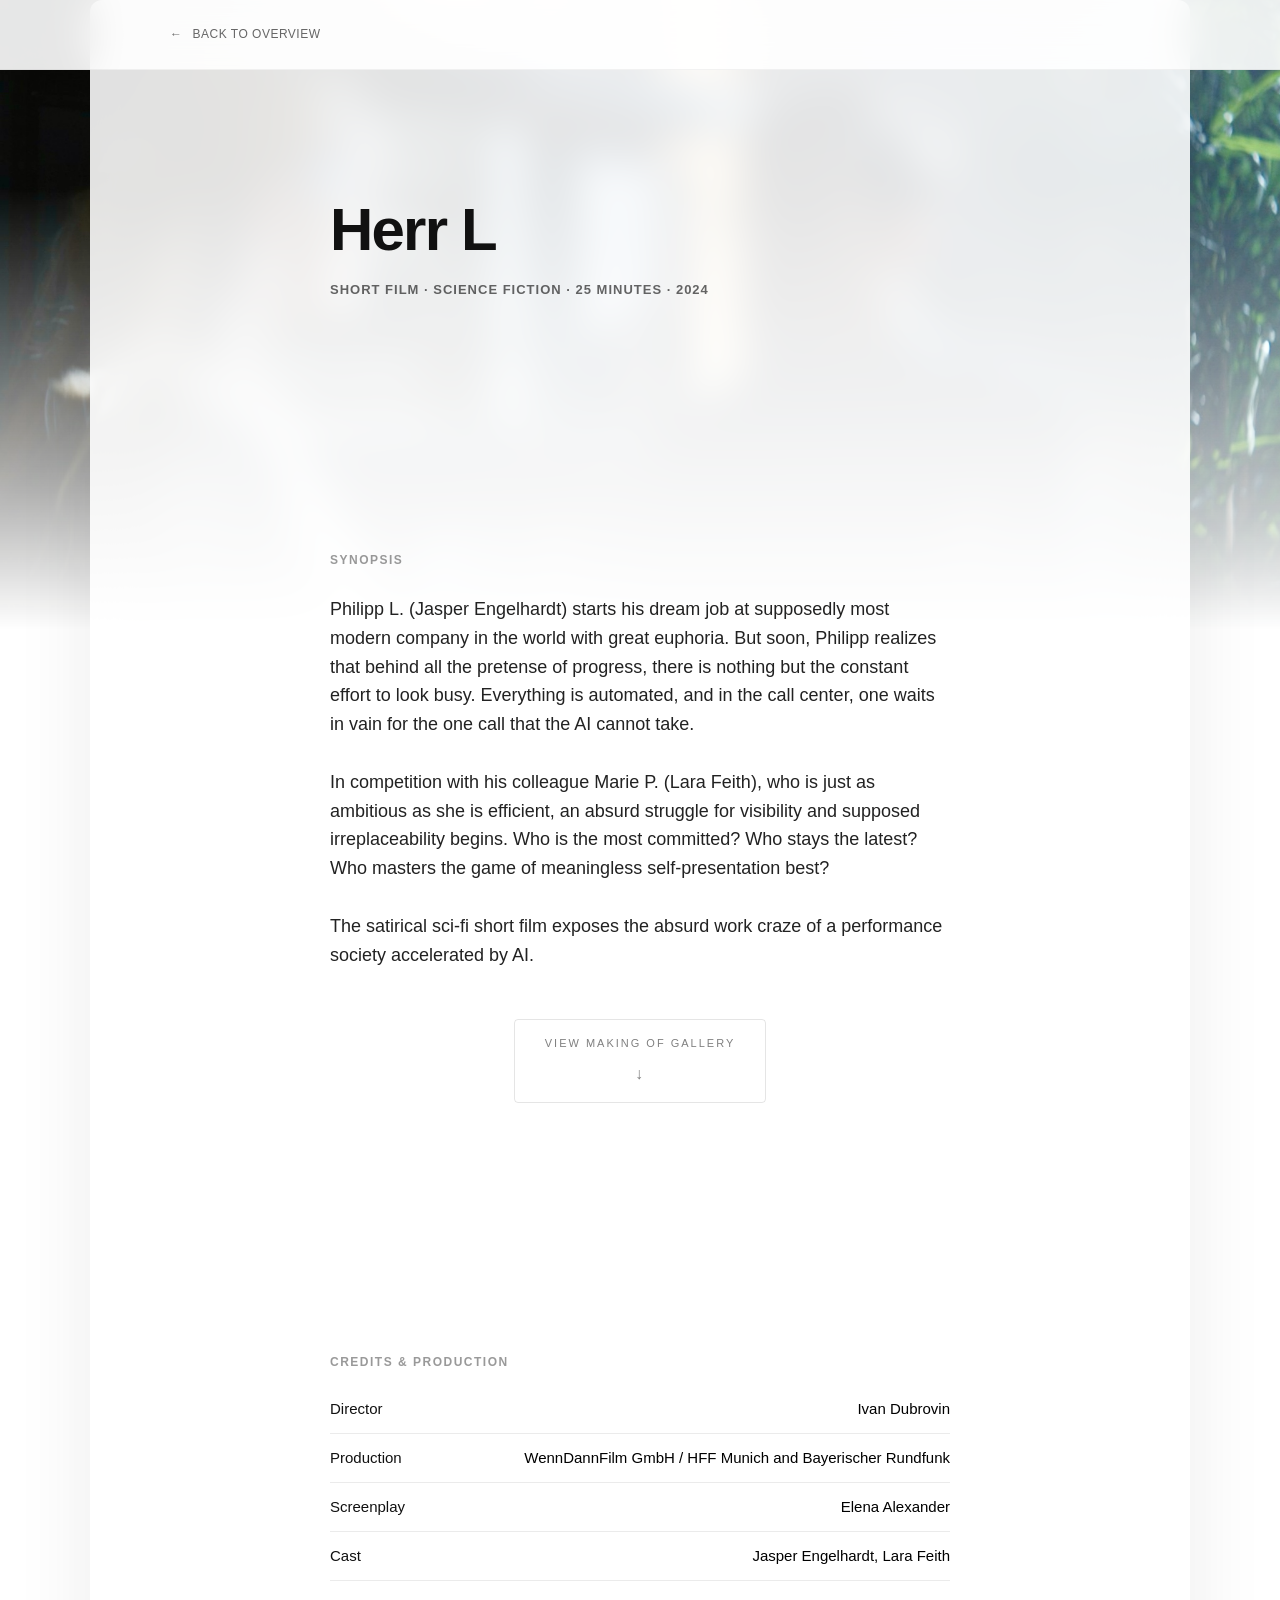
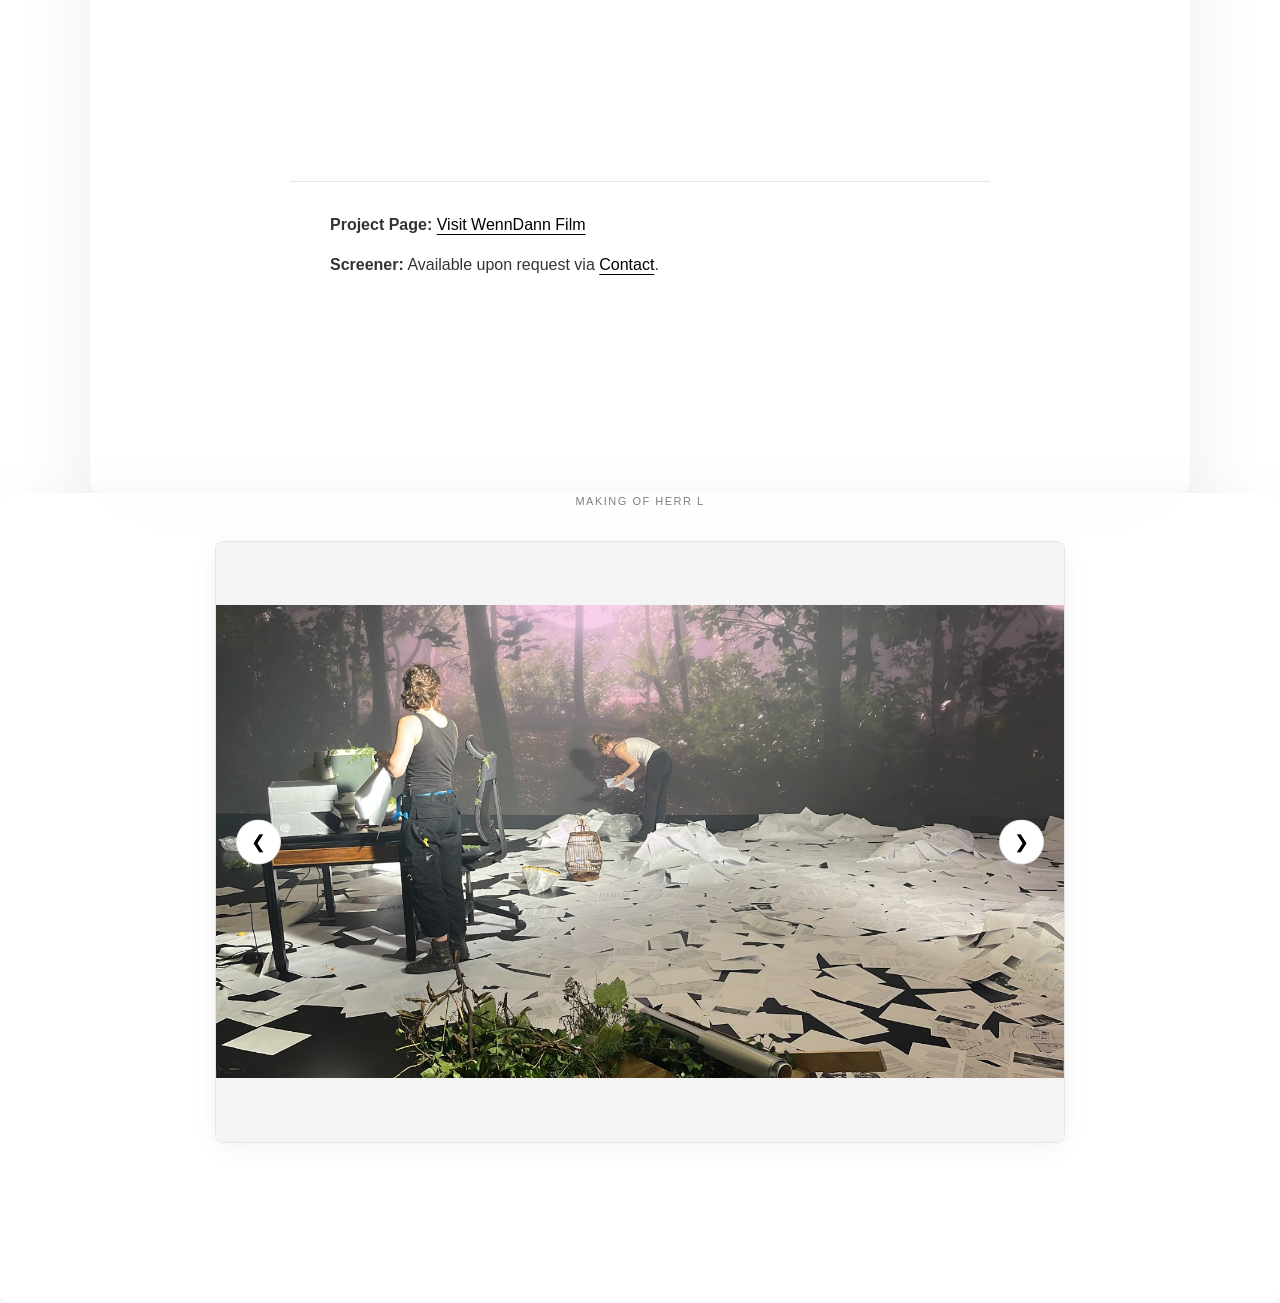
<file: films/herr-l.html>
<!doctype html>
<html lang="en">
  <head>
    <meta charset="UTF-8" />
    <title>Herr L – Short Film by Ivan Dubrovin</title>
    <meta
      name="description"
      content="A satirical sci-fi short film about absurd work craze in an AI-accelerated society."
    />
    <meta name="viewport" content="width=device-width, initial-scale=1.0" />
    <link rel="stylesheet" href="../style.css" />
  </head>
  <body>
    <header class="film-header">
      <div class="header-content">
        <nav class="back-nav">
          <a href="../index.html" class="back-link">
            <span class="arrow">←</span>
            <span>Back to Overview</span>
          </a>
        </nav>
      </div>
    </header>

    <main class="film-page herr-l-page">
      <div class="film-content-wrapper">
        <div class="film-column-text">
          <section class="film-intro">
            <h1>Herr L</h1>
            <p class="film-meta">
              Short Film · Science Fiction · 25 Minutes · 2024
            </p>
          </section>

          <section class="film-synopsis">
            <h2>Synopsis</h2>
            <p>
              Philipp L. (Jasper Engelhardt) starts his dream job at supposedly
              most modern company in the world with great euphoria. But soon,
              Philipp realizes that behind all the pretense of progress, there
              is nothing but the constant effort to look busy. Everything is
              automated, and in the call center, one waits in vain for the one
              call that the AI cannot take.
              <br /><br />
              In competition with his colleague Marie P. (Lara Feith), who is
              just as ambitious as she is efficient, an absurd struggle for
              visibility and supposed irreplaceability begins. Who is the most
              committed? Who stays the latest? Who masters the game of
              meaningless self-presentation best?
              <br /><br />
              The satirical sci-fi short film exposes the absurd work craze of a
              performance society accelerated by AI.
            </p>

            <div class="scroll-hint-wrapper" style="margin-top: 20px">
              <div
                class="scroll-hint-btn"
                onclick="
                  document
                    .getElementById('making-of')
                    .scrollIntoView({ behavior: 'smooth' })
                "
              >
                <span>View Making Of Gallery</span>
                <span class="scroll-hint-arrow">↓</span>
              </div>
            </div>
          </section>

          <section class="film-credits">
            <h2>Credits & Production</h2>
            <ul class="credits-list">
              <li><span>Director</span> <strong>Ivan Dubrovin</strong></li>
              <li>
                <span>Production </span>
                <strong
                  >WennDannFilm GmbH / HFF Munich and Bayerischer
                  Rundfunk</strong
                >
              </li>
              <li><span>Screenplay</span> <strong>Elena Alexander</strong></li>
              <li>
                <span>Cast</span> <strong>Jasper Engelhardt, Lara Feith</strong>
              </li>
            </ul>
          </section>

          <section class="film-access">
            <p>
              <strong>Project Page:</strong>
              <a
                href="https://www.wenndann-film.de/de/projekte/herr-l"
                target="_blank"
                >Visit WennDann Film</a
              >
            </p>
            <p>
              <strong>Screener:</strong> Available upon request via
              <a href="../index.html#contact">Contact</a>.
            </p>
          </section>
        </div>
      </div>

      <!-- MAKING OF SLIDER SECTION -->
      <div
        class="film-content-wrapper"
        style="padding-top: 0; max-width: 100%; display: block"
      >
        <div class="gallery-section" id="making-of">
          <h3 class="gallery-title">Making Of Herr L</h3>

          <div class="slider-container">
            <button class="slider-btn slider-prev">&#10094;</button>
            <div class="slider-track">
              <img src="../assets/stills/makingofl1.png" alt="Making Of 1" />
              <img src="../assets/stills/makingofl2.png" alt="Making Of 2" />
              <img src="../assets/stills/makingofl3.png" alt="Making Of 3" />
              <img src="../assets/stills/makingofl4.png" alt="Making Of 4" />
              <img src="../assets/stills/makingofl5.png" alt="Making Of 5" />
              <img src="../assets/stills/makingofl6.png" alt="Making Of 6" />
              <img src="../assets/stills/makingofl7.png" alt="Making Of 7" />
              <img src="../assets/stills/makingofl8.png" alt="Making Of 8" />
              <img src="../assets/stills/makingofl9.png" alt="Making Of 9" />
              <img src="../assets/stills/makingofl10.png" alt="Making Of 10" />
              <img src="../assets/stills/makingofl11.png" alt="Making Of 11" />
            </div>
            <button class="slider-btn slider-next">&#10095;</button>
          </div>
        </div>
      </div>
    </main>
    <script src="../script.js"></script>
  </body>
</html>
</file>
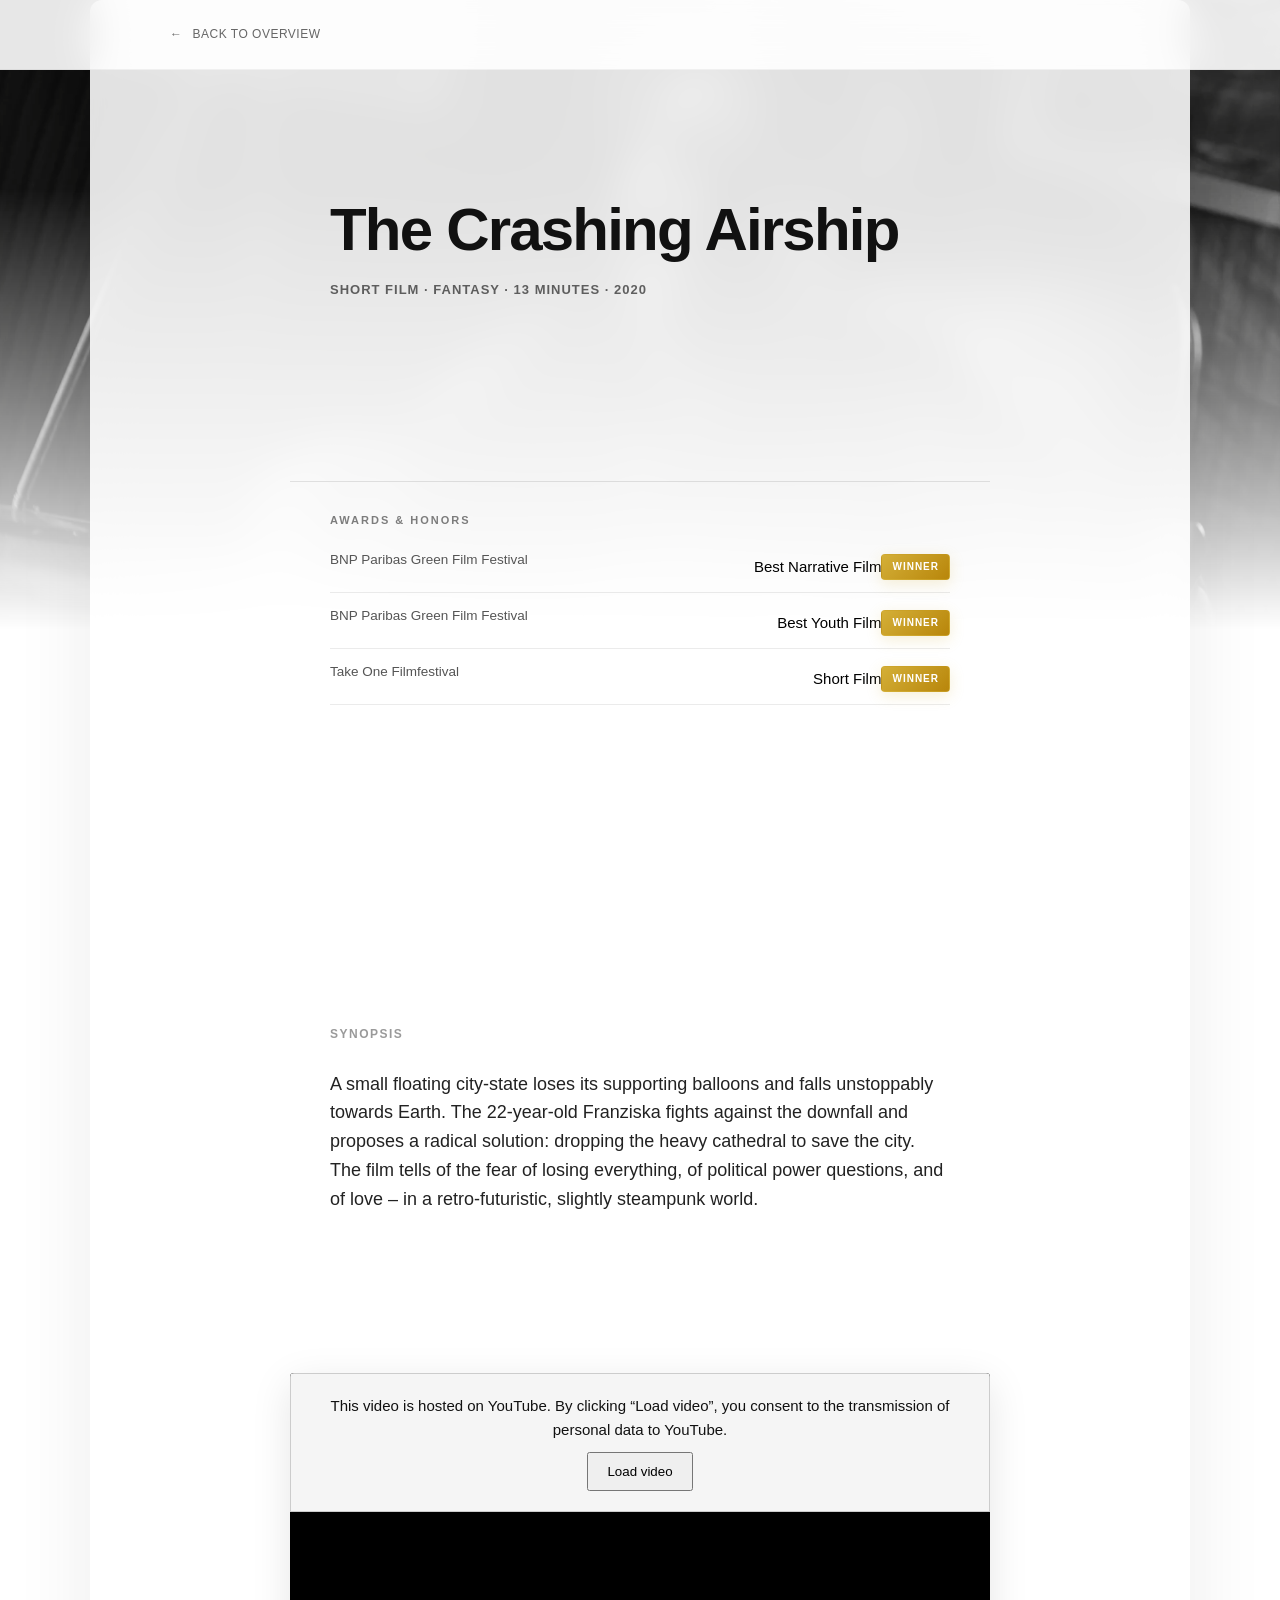
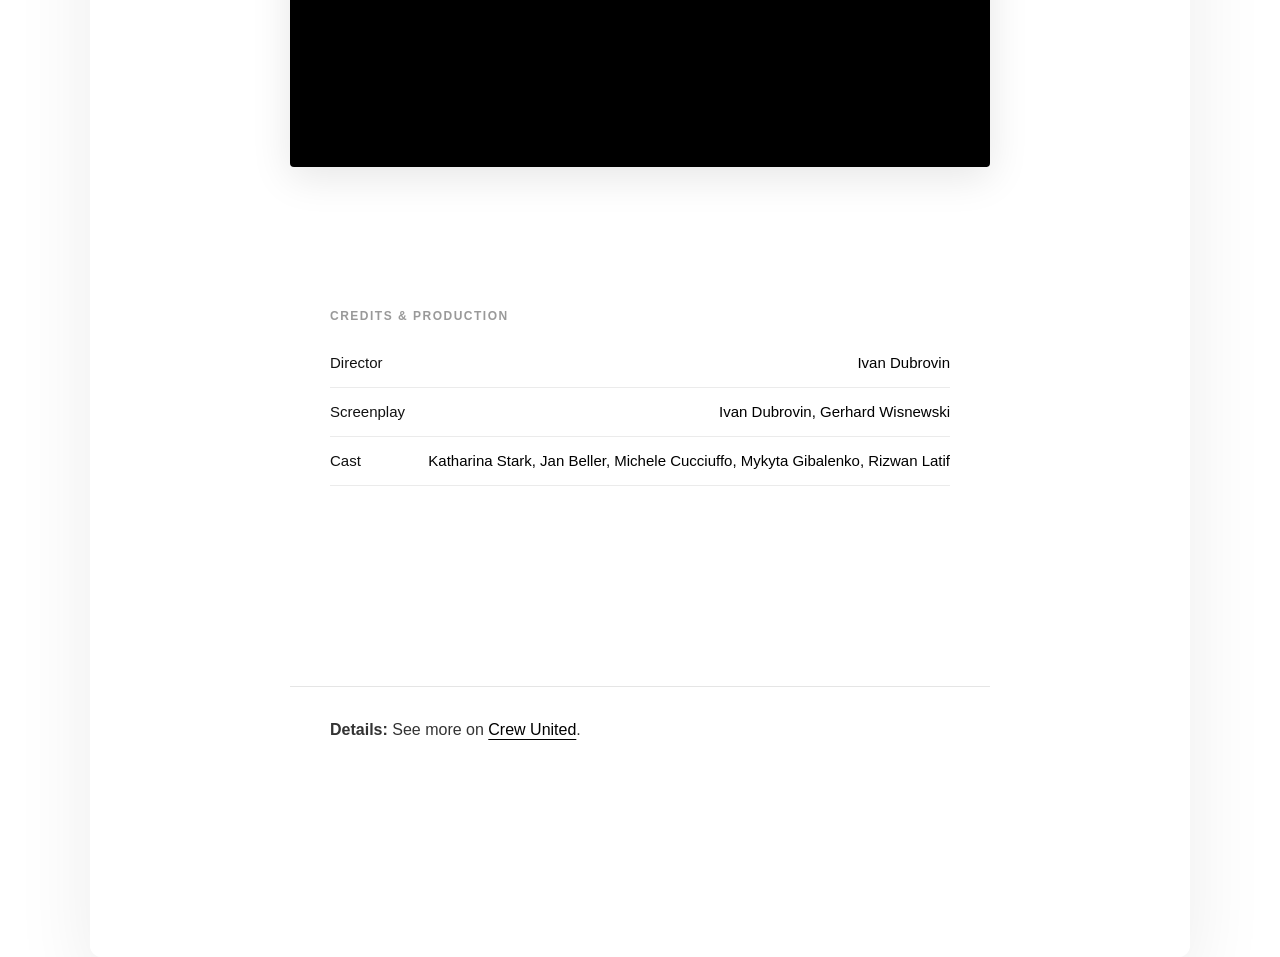
<file: films/luftschiff.html>
<!doctype html>
<html lang="en">
  <head>
    <meta charset="UTF-8" />
    <title>The Crashing Airship – Short Film by Ivan Dubrovin</title>
    <meta
      name="description"
      content="A fantasy short film about a floating city-state falling from the sky."
    />
    <meta name="viewport" content="width=device-width, initial-scale=1.0" />
    <link rel="stylesheet" href="../style.css" />
  </head>
  <body>
    <header class="film-header">
      <div class="header-content">
        <nav class="back-nav">
          <a href="../index.html" class="back-link">
            <span class="arrow">←</span>
            <span>Back to Overview</span>
          </a>
        </nav>
      </div>
    </header>

    <main class="film-page luftschiff-page">
      <div class="film-content-wrapper">
        <div class="film-column-text">
          <section class="film-intro">
            <h1>The Crashing Airship</h1>
            <p class="film-meta">Short Film · Fantasy · 13 Minutes · 2020</p>
          </section>

          <!-- AWARDS -->
          <section class="film-credits film-intro-awards">
            <h2>Awards & Honors</h2>
            <ul class="credits-list">
              <li>
                <span style="display: block; font-size: 0.9em; color: #555"
                  >BNP Paribas Green Film Festival</span
                >
                <div
                  style="
                    display: flex;
                    justify-content: space-between;
                    align-items: center;
                    margin-top: 5px;
                  "
                >
                  <strong>Best Narrative Film</strong>
                  <span class="award-badge winner-badge">Winner</span>
                </div>
              </li>
              <li>
                <span style="display: block; font-size: 0.9em; color: #555"
                  >BNP Paribas Green Film Festival</span
                >
                <div
                  style="
                    display: flex;
                    justify-content: space-between;
                    align-items: center;
                    margin-top: 5px;
                  "
                >
                  <strong>Best Youth Film</strong>
                  <span class="award-badge winner-badge">Winner</span>
                </div>
              </li>
              <li>
                <span style="display: block; font-size: 0.9em; color: #555"
                  >Take One Filmfestival</span
                >
                <div
                  style="
                    display: flex;
                    justify-content: space-between;
                    align-items: center;
                    margin-top: 5px;
                  "
                >
                  <strong>Short Film</strong>
                  <span class="award-badge winner-badge">Winner</span>
                </div>
              </li>
            </ul>
          </section>

          <section class="film-synopsis">
            <h2>Synopsis</h2>
            <p>
              A small floating city-state loses its supporting balloons and
              falls unstoppably towards Earth. The 22-year-old Franziska fights
              against the downfall and proposes a radical solution: dropping the
              heavy cathedral to save the city. The film tells of the fear of
              losing everything, of political power questions, and of love – in
              a retro-futuristic, slightly steampunk world.
            </p>
          </section>

          <!-- YOUTUBE VIDEO -->
          <span class="video-title">Watch Film</span>
<div class="video-wrapper">
  <div class="video-consent">
    <p>
      This video is hosted on YouTube. By clicking “Load video”, you consent to
      the transmission of personal data to YouTube.
    </p>
    <button
      class="video-consent-button"
      data-src="https://www.youtube-nocookie.com/embed/9t4rqLTJvOI"
      onclick="loadVideo(this)">
      Load video
    </button>
  </div>
</div>


          <section class="film-credits">
            <h2>Credits & Production</h2>
            <ul class="credits-list">
              <li><span>Director</span> <strong>Ivan Dubrovin</strong></li>
              <li>
                <span>Screenplay</span>
                <strong>Ivan Dubrovin, Gerhard Wisnewski</strong>
              </li>
              <li>
                <span>Cast</span>
                <strong
                  >Katharina Stark, Jan Beller, Michele Cucciuffo, Mykyta
                  Gibalenko, Rizwan Latif</strong
                >
              </li>
            </ul>
          </section>

          <section class="film-access">
            <p>
              <strong>Details:</strong> See more on
              <a
                href="https://www.crew-united.com/en/The-Sinking-Airship__278037.html"
                target="_blank"
                >Crew United</a
              >.
            </p>
          </section>
        </div>
      </div>
    </main>
    <script>
      function loadVideo(button) {
        const iframe = document.createElement("iframe");
        iframe.src = button.dataset.src;
        iframe.width = "100%";
        iframe.height = "100%";
        iframe.frameBorder = "0";
        iframe.allow =
          "autoplay; fullscreen; picture-in-picture; accelerometer; clipboard-write; encrypted-media; gyroscope";
        iframe.allowFullscreen = true;
        iframe.loading = "lazy";

        button.parentElement.replaceWith(iframe);
      }
    </script>
  </body>
</html>
</file>
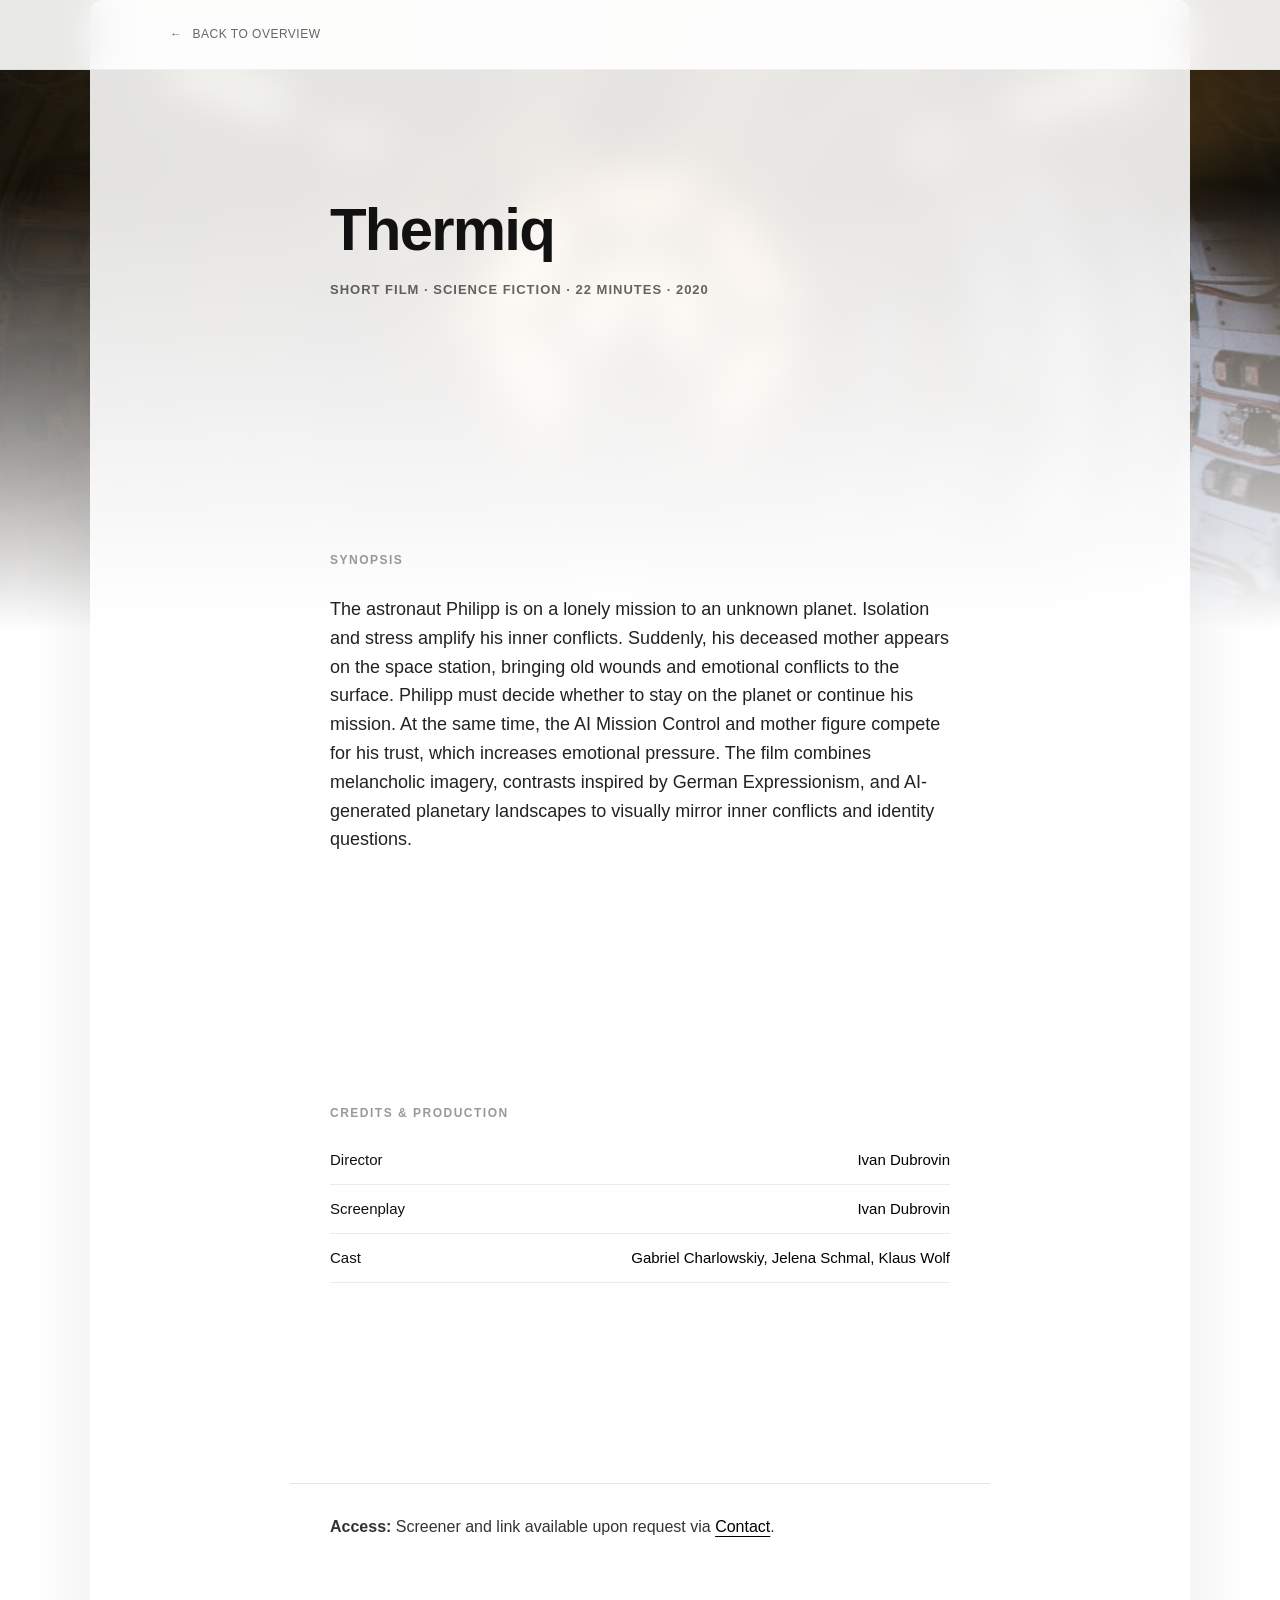
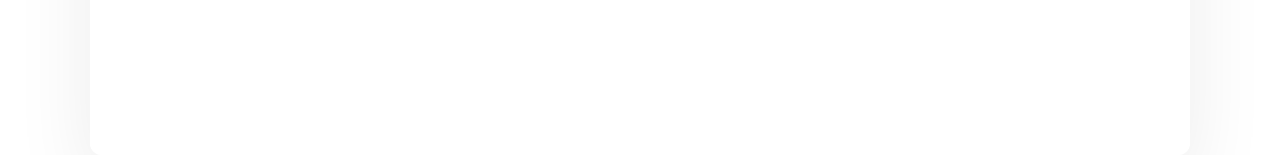
<file: films/thermiq.html>
<!DOCTYPE html>
<html lang="en">
  <head>
    <meta charset="UTF-8" />
    <title>Thermiq – Short Film by Ivan Dubrovin</title>
    <meta name="description" content="A sci-fi film about an astronaut facing isolation and AI on a distant planet." />
    <meta name="viewport" content="width=device-width, initial-scale=1.0" />
    <link rel="stylesheet" href="../style.css" />
  </head>
  <body>
    <header class="film-header">
      <div class="header-content">
        <nav class="back-nav">
          <a href="../index.html" class="back-link">
            <span class="arrow">←</span>
            <span>Back to Overview</span>
          </a>
        </nav>
      </div>
    </header>

    <main class="film-page thermiq-page">
      <div class="film-content-wrapper">
        
        <div class="film-column-text">
          <section class="film-intro">
            <h1>Thermiq</h1>
            <p class="film-meta">Short Film · Science Fiction · 22 Minutes · 2020</p>
          </section>

          <section class="film-synopsis">
            <h2>Synopsis</h2>
            <p>
              The astronaut Philipp is on a lonely mission to an unknown planet. Isolation and stress amplify his inner conflicts. Suddenly, his deceased mother appears on the space station, bringing old wounds and emotional conflicts to the surface. Philipp must decide whether to stay on the planet or continue his mission. At the same time, the AI Mission Control and mother figure compete for his trust, which increases emotional pressure. The film combines melancholic imagery, contrasts inspired by German Expressionism, and AI-generated planetary landscapes to visually mirror inner conflicts and identity questions.
            </p>
          </section>

          <section class="film-credits">
            <h2>Credits & Production</h2>
            <ul class="credits-list">
              <li><span>Director</span> <strong>Ivan Dubrovin</strong></li>
              <li><span>Screenplay</span> <strong>Ivan Dubrovin</strong></li>
              <li><span>Cast</span> <strong>Gabriel Charlowskiy, Jelena Schmal, Klaus Wolf</strong></li>
            </ul>
          </section>

          <section class="film-access">
            <p>
              <strong>Access:</strong> Screener and link available upon request via <a href="../index.html#contact">Contact</a>.
            </p>
          </section>
        </div>

      </div>
    </main>
    <script src="../script.js"></script>
  </body>
</html>
</file>
<file: style.css>
/* === PREMIUM LIGHT THEME (FIXED LAYOUT) === */
:root {
  --bg-color: #ffffff;
  --surface-color: #f9f9f9;
  --surface-light: #f4f4f4;
  --text-primary: #111111;
  --text-secondary: #666666;
  --text-muted: #999999;
  --accent-gold: #b8962e;

  --border-color: #e5e5e5;
  --nav-bg: rgba(255, 255, 255, 0.9);

  --max-width: 1100px;
  --font-main:
    "Helvetica Neue", "Inter", -apple-system, BlinkMacSystemFont, "Segoe UI",
    Roboto, sans-serif;
  --gap-grid: 24px;
}

* {
  box-sizing: border-box;
  margin: 0;
  padding: 0;
}

html {
  scroll-behavior: smooth;
}

body {
  background-color: var(--bg-color);
  color: var(--text-primary);
  font-family: var(--font-main);
  line-height: 1.6;
  font-size: 15px;
  -webkit-font-smoothing: antialiased;
  -moz-osx-font-smoothing: grayscale;
  overflow-x: hidden;
}

/* === TYPOGRAPHY === */
h1,
h2,
h3 {
  font-weight: 500;
  letter-spacing: -0.01em;
  color: var(--text-primary);
}

a {
  color: inherit;
  text-decoration: none;
  transition: color 0.3s ease;
}

a:hover {
  opacity: 0.6;
}

/* === HEADER & NAV === */
header {
  position: fixed;
  top: 0;
  width: 100%;
  z-index: 1000;
  background: var(--nav-bg);
  backdrop-filter: blur(20px);
  -webkit-backdrop-filter: blur(20px);
  border-bottom: 1px solid rgba(0, 0, 0, 0.05);
  height: 70px;
  display: flex;
  align-items: center;
}

.header-content {
  max-width: var(--max-width);
  margin: 0 auto;
  padding: 0 40px;
  width: 100%;
  display: flex;
  justify-content: space-between;
  align-items: center;
}

.logo {
  font-size: 13px;
  font-weight: 700;
  text-transform: uppercase;
  letter-spacing: 1.5px;
  color: var(--text-primary);
}

nav a {
  font-size: 12px;
  color: var(--text-secondary);
  margin-left: 40px;
  text-transform: uppercase;
  letter-spacing: 0.5px;
  position: relative;
  transition: color 0.3s ease;
}

nav a:hover {
  color: var(--text-primary);
}

/* === MAIN LAYOUT === */
main {
  padding-top: 70px;
}

section {
  max-width: var(--max-width);
  margin: 0 auto;
  padding: 100px 40px;
}

/* === WORK SECTION (GRID) === */
.section-header {
  margin-bottom: 60px;
  border-bottom: 1px solid rgba(0, 0, 0, 0.05);
  padding-bottom: 20px;
}

.section-title {
  font-size: 10px;
  text-transform: uppercase;
  letter-spacing: 2px;
  color: var(--text-muted);
  margin-bottom: 15px;
  display: block;
}

.main-headline {
  font-size: clamp(32px, 4vw, 48px);
  line-height: 1.1;
  font-weight: 400;
  letter-spacing: -0.03em;
  color: var(--text-primary);
}

.films-grid {
  display: grid;
  grid-template-columns: repeat(3, 1fr);
  gap: var(--gap-grid);
}

.film-card {
  display: block;
}

.film-poster-container {
  width: 100%;
  aspect-ratio: 2/3;
  overflow: hidden;
  margin-bottom: 16px;
  border-radius: 6px;
  position: relative;
  background: var(--surface-light);
  box-shadow: 0 4px 20px rgba(0, 0, 0, 0.04);
  transition:
    transform 0.5s cubic-bezier(0.25, 1, 0.5, 1),
    box-shadow 0.3s ease;
}

.film-card:hover .film-poster-container {
  transform: translateY(-6px);
  box-shadow: 0 15px 40px rgba(0, 0, 0, 0.08);
}

.film-poster-container img {
  width: 100%;
  height: 100%;
  object-fit: cover;
  filter: grayscale(0%);
  transition: filter 0.5s ease;
}

.film-card:hover .film-poster-container img {
  filter: grayscale(20%);
}

.poster-overlay {
  position: absolute;
  top: 0;
  left: 0;
  width: 100%;
  height: 100%;
  background: rgba(255, 255, 255, 0.9);
  opacity: 0;
  display: flex;
  align-items: center;
  justify-content: center;
  transition: opacity 0.3s ease;
  backdrop-filter: blur(2px);
}

.film-card:hover .poster-overlay {
  opacity: 1;
}

.view-project-text {
  color: #fff;
  font-size: 11px;
  letter-spacing: 1px;
  text-transform: uppercase;
  border: 1px solid rgba(0, 0, 0, 0.1);
  padding: 10px 20px;
  background: rgba(0, 0, 0, 0.4);
  backdrop-filter: blur(4px);
  border-radius: 4px;
  font-weight: 600;
}

.card-info h3 {
  font-size: 18px;
  margin-bottom: 6px;
  font-weight: 500;
}

.card-info p {
  font-size: 11px;
  color: var(--text-secondary);
  text-transform: uppercase;
  letter-spacing: 0.5px;
}

/* === ABOUT SECTION === */
.about-container {
  display: grid;
  grid-template-columns: 1fr 1fr;
  gap: 80px;
  align-items: center;
}

.about-image {
  position: relative;
  overflow: hidden;
  border-radius: 8px;
}

.about-image a {
  display: block;
}

.about-image img {
  width: 100%;
  height: auto;
  display: block;
  transition:
    transform 0.4s ease,
    filter 0.4s ease;
  border-radius: 8px;
}

.about-image:hover img {
  transform: scale(1.02);
  box-shadow: 0 10px 30px rgba(0, 0, 0, 0.1);
}

.bio-text p {
  font-size: 17px;
  color: #333;
  margin-bottom: 25px;
  font-weight: 300;
  line-height: 1.7;
}

/* === CONTACT SECTION === */
.contact-wrapper {
  text-align: center;
  padding: 80px 0;
  background: var(--surface-light);
  border-radius: 12px;
  margin-bottom: 40px;
}

.contact-details h1 {
  font-size: 40px;
  margin-bottom: 50px;
  font-weight: 400;
}

.contact-details p {
  font-size: 18px;
  margin-bottom: 15px;
  color: var(--text-primary);
  font-weight: 300;
}

.email-text {
  color: var(--text-secondary);
  font-size: 18px;
}

.social-icons {
  margin-top: 60px;
  display: flex;
  justify-content: center;
  gap: 30px;
}

.social-icons img {
  width: 24px;
  height: 24px;
  opacity: 0.4;
  transition: all 0.3s;
}

.social-icons img:hover {
  opacity: 1;
  transform: translateY(-3px);
}

/* === FOOTER === */
footer {
  border-top: 1px solid rgba(0, 0, 0, 0.05);
  padding: 40px;
  text-align: center;
  color: var(--text-muted);
  font-size: 11px;
  text-transform: uppercase;
  letter-spacing: 1px;
  background: #fff;
}

footer a {
  margin: 0 10px;
  color: var(--text-secondary);
}
footer a:hover {
  color: #000;
}

/* === FILM SUBPAGE NAV === */
.film-header .header-content {
  padding: 0 40px;
}

.back-link {
  display: flex;
  align-items: center;
  font-size: 12px;
  text-transform: uppercase;
  letter-spacing: 0.5px;
  color: var(--text-secondary);
  font-weight: 500;
}

.back-link:hover {
  color: var(--text-primary);
}
.back-link .arrow {
  margin-right: 10px;
}

/* === FILM DETAIL PAGES (GLASSMORPHISM) === */
.film-page {
  min-height: 100vh;
  background-color: var(--bg-color);
  position: relative;
  color: var(--text-primary);
  padding-top: 0;
}

.film-page::before {
  content: "";
  position: absolute;
  top: 0;
  left: 0;
  width: 100%;
  height: 70vh; /* Etwas höher für dramatischer Effekt */
  background-size: cover;
  background-position: center;
  z-index: 0;
  -webkit-mask-image: linear-gradient(
    to bottom,
    rgba(0, 0, 0, 1) 30%,
    rgba(0, 0, 0, 0) 100%
  );
  mask-image: linear-gradient(
    to bottom,
    rgba(0, 0, 0, 1) 30%,
    rgba(0, 0, 0, 0) 100%
  );
}

.thermiq-page::before {
  background-image: url("../assets/stills/thermiq1.jpg");
}
.herr-l-page::before {
  background-image: url("../assets/stills/herr-l1.jpg");
}
.hello-page::before {
  background-image: url("../assets/stills/hello1.jpg");
}
.ein-job-page::before {
  background-image: url("../assets/stills/ein-job1.jpg");
}
.frau-k-page::before {
  background-image: url("../assets/stills/frau-k1.jpg");
}
.luftschiff-page::before {
  background-image: url("../assets/stills/luftschiff1.jpg");
}

/* CONTENT WRAPPER - FIX FÜR WEISSEN BALKEN */
.film-content-wrapper {
  position: relative;
  z-index: 1;
  max-width: var(--max-width);
  margin: 0 auto;

  /* FIX: margin-top: 50vh IST WEG */
  padding: 100px 60px 100px 60px;
  display: block;

  /* GLAS-EFFEKT */
  background: rgba(255, 255, 255, 0.88);
  backdrop-filter: blur(20px);
  -webkit-backdrop-filter: blur(20px);
  border-radius: 12px;
  box-shadow: 0 30px 80px rgba(0, 0, 0, 0.08); /* Weicher Schatten für Tiefe */
}

.film-column-text {
  max-width: 700px;
  margin: 0 auto;
  text-align: left;
}

.film-column-poster {
  display: none;
}

/* Film Page Typography */
.film-intro h1 {
  font-size: clamp(40px, 6vw, 60px);
  margin-bottom: 20px;
  line-height: 1;
  font-weight: 700;
  letter-spacing: -0.03em;
}
.film-meta {
  font-size: 13px;
  color: rgba(0, 0, 0, 0.6);
  margin-bottom: 50px;
  text-transform: uppercase;
  letter-spacing: 1px;
  font-weight: 600;
}
.film-synopsis h2,
.film-credits h2 {
  font-size: 12px;
  text-transform: uppercase;
  letter-spacing: 1.5px;
  margin-bottom: 25px;
  color: rgba(0, 0, 0, 0.4);
  font-weight: 600;
}
.film-synopsis p {
  font-size: 18px;
  color: #222;
  font-weight: 300;
  line-height: 1.6;
  margin-bottom: 50px;
}

.credits-list {
  list-style: none;
  margin-bottom: 60px;
}
.credits-list li {
  margin-bottom: 12px;
  font-size: 15px;
  border-bottom: 1px solid rgba(0, 0, 0, 0.08);
  padding-bottom: 12px;
  display: flex;
  justify-content: space-between;
}
.credits-list strong {
  color: #000;
  font-weight: 500;
}

.film-access {
  margin-top: 40px;
  padding-top: 30px;
  border-top: 1px solid rgba(0, 0, 0, 0.1);
}
.film-access p {
  margin-bottom: 15px;
  font-size: 16px;
  color: #333;
}
.film-access a {
  color: #000;
  text-decoration: underline;
  text-underline-offset: 4px;
  font-weight: 500;
}

/* === VIDEO WRAPPER === */
.video-wrapper {
  position: relative;
  padding-bottom: 56.25%;
  height: 0;
  overflow: hidden;
  margin: 0 0 40px 0;
  border-radius: 4px;
  background: #000;
  box-shadow: 0 10px 40px rgba(0, 0, 0, 0.1);
}

.video-wrapper iframe {
  position: absolute;
  top: 0;
  left: 0;
  width: 100%;
  height: 100%;
}

.video-title {
  font-size: 12px;
  text-transform: uppercase;
  letter-spacing: 1.5px;
  color: var(--text-muted);
  margin-top: 20px;
  margin-bottom: -30px;
  display: flex;
  justify-content: space-between;
  align-items: flex-end;
}

/* === AWARDS (Badges & Layout) === */
.film-intro-awards {
  margin-top: 30px;
  margin-bottom: 60px;
  border-top: 1px solid rgba(0, 0, 0, 0.1);
  padding-top: 30px;
}

.film-intro-awards h2 {
  font-size: 11px;
  letter-spacing: 2px;
  margin-bottom: 20px;
  color: rgba(0, 0, 0, 0.5);
  font-weight: 600;
}

.award-badge {
  font-size: 10px;
  text-transform: uppercase;
  letter-spacing: 1px;
  padding: 4px 10px;
  border-radius: 4px;
  font-weight: 700;
}

/* Gold für Gewinner */
.winner-badge {
  background: linear-gradient(135deg, #d4af37 0%, #b8860b 100%);
  color: #fff;
  border: 1px solid rgba(212, 175, 55, 0.3);
  box-shadow: 0 4px 15px rgba(212, 175, 55, 0.2);
}

/* Grau/Weiß für Selections */
.selection-badge {
  background: rgba(0, 0, 0, 0.05);
  color: #000;
  border: 1px solid rgba(0, 0, 0, 0.15);
}

/* === HELLO PASSWORD FLEX === */
.password-display {
  display: flex;
  align-items: center;
  justify-content: space-between;
  background: var(--surface-light);
  padding: 12px 20px;
  border-radius: 4px;
  border: 1px solid rgba(0, 0, 0, 0.1);
  margin-top: 15px;
  box-shadow: 0 4px 10px rgba(0, 0, 0, 0.05);
}

/* === SCROLL HINT (Für Herr L) === */
.scroll-hint-wrapper {
  margin-top: 0;
  margin-bottom: 50px;
  text-align: center;
}
.scroll-hint-btn {
  display: inline-flex;
  flex-direction: column;
  align-items: center;
  gap: 8px;
  font-size: 11px;
  text-transform: uppercase;
  letter-spacing: 2px;
  color: rgba(0, 0, 0, 0.5);
  cursor: pointer;
  transition: all 0.3s;
  padding: 15px 30px;
  border: 1px solid rgba(0, 0, 0, 0.1);
  border-radius: 4px;
}
.scroll-hint-btn:hover {
  color: #000;
  background: #fff;
  border-color: #000;
}
.scroll-hint-arrow {
  font-size: 16px;
  animation: bounce 2s infinite;
}
@keyframes bounce {
  0%,
  20%,
  50%,
  80%,
  100% {
    transform: translateY(0);
  }
  40% {
    transform: translateY(-5px);
  }
  60% {
    transform: translateY(-3px);
  }
}

/* === MAKING OF SLIDER GALLERY === */
.gallery-section {
  margin: 0 auto;
  max-width: 850px;
  width: 100%;
  padding-bottom: 60px;
}
.gallery-title {
  font-size: 11px;
  text-transform: uppercase;
  letter-spacing: 1.5px;
  margin-bottom: 30px;
  color: rgba(0, 0, 0, 0.5);
  text-align: center;
}
.slider-container {
  position: relative;
  width: 100%;
  overflow: hidden;
  border-radius: 8px;
  background: #fff;
  border: 1px solid rgba(0, 0, 0, 0.1);
  box-shadow: 0 5px 25px rgba(0, 0, 0, 0.05);
}
.slider-track {
  display: flex;
  transition: transform 0.5s ease-in-out;
}
.slider-track img {
  width: 100%;
  height: auto;
  object-fit: contain;
  max-height: 600px;
  background: #f4f4f4;
  flex-shrink: 0;
}
.slider-btn {
  position: absolute;
  top: 50%;
  transform: translateY(-50%);
  background: #fff;
  color: #000;
  border: 1px solid rgba(0, 0, 0, 0.1);
  width: 45px;
  height: 45px;
  border-radius: 50%;
  cursor: pointer;
  z-index: 10;
  display: flex;
  align-items: center;
  justify-content: center;
  font-size: 18px;
  transition: all 0.3s;
}
.slider-btn:hover {
  background: #f4f4f4;
}
.slider-prev {
  left: 20px;
}
.slider-next {
  right: 20px;
}

/* === AWARDS PAGE (CLEAN) === */
.awards-page-clean {
  min-height: 100vh;
  background-color: var(--bg-color);
  color: var(--text-primary);
  padding-top: 80px;
}

.awards-split-layout {
  display: flex;
  gap: 80px;
  align-items: flex-start;
}
.awards-text-column {
  flex: 1;
}
.awards-image-column {
  flex: 0 0 280px;
  align-self: flex-start;
  margin-left: 0; /* Kein Verschieben mehr */
}
.awards-portrait {
  width: 100%;
  height: auto;
  border-radius: 8px;
  box-shadow: 0 10px 30px rgba(0, 0, 0, 0.08);
}

/* Awards List Styling */
.awards-list {
  margin-top: 40px;
}
.awards-list ul {
  list-style: none;
  margin-bottom: 30px;
}
.awards-list li {
  font-size: 16px;
  margin-bottom: 12px;
  color: #333;
  line-height: 1.6;
}
.awards-list strong {
  color: #000;
  font-weight: 600;
  margin-right: 5px;
}
/* Nested List styling */
.awards-list li li {
  font-size: 14px;
  color: #666;
  margin-top: 8px;
  padding-left: 15px;
  border-left: 2px solid rgba(0, 0, 0, 0.1);
}

/* === RESPONSIVE === */
@media (max-width: 900px) {
  .films-grid {
    grid-template-columns: repeat(2, 1fr);
  }
  .about-container {
    grid-template-columns: 1fr;
  }
}

@media (max-width: 768px) {
  .awards-split-layout {
    flex-direction: column-reverse;
    gap: 50px;
  }
  .awards-image-column {
    width: 100%;
    max-width: 250px;
    margin: 0 auto;
  }
  .film-content-wrapper {
    padding: 60px 30px 60px 30px;
  }
  .film-intro h1 {
    font-size: 36px;
  }
}

@media (max-width: 600px) {
  .films-grid {
    grid-template-columns: 1fr;
    gap: 50px;
  }
  .header-content {
    padding: 0 20px;
  }
  nav a {
    margin-left: 15px;
  }
  section {
    padding: 80px 20px;
  }
  .slider-btn {
    width: 35px;
    height: 35px;
    font-size: 14px;
  }
}
.video-consent {
  border: 1px solid #ccc;
  padding: 20px;
  text-align: center;
  background: #f5f5f5;
}

.video-consent-button {
  margin-top: 10px;
  padding: 10px 18px;
  cursor: pointer;
}
</file>
